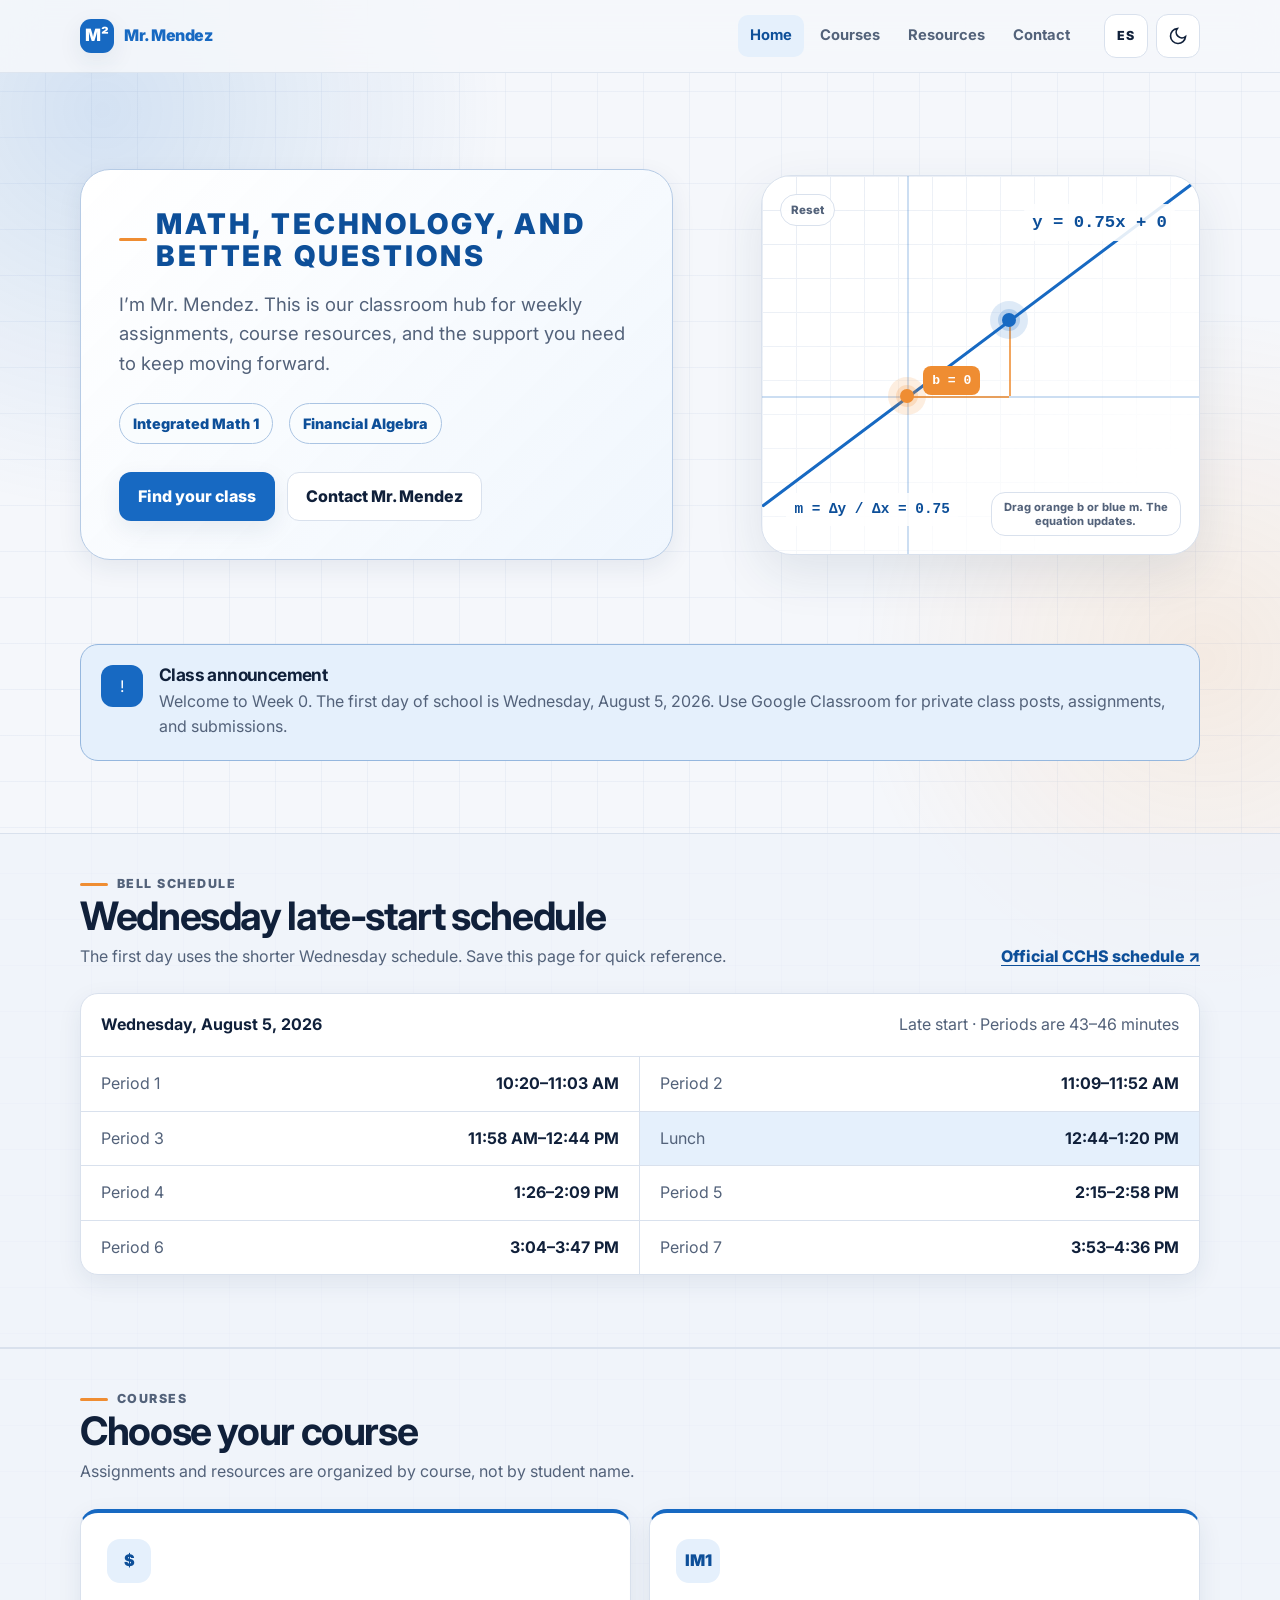
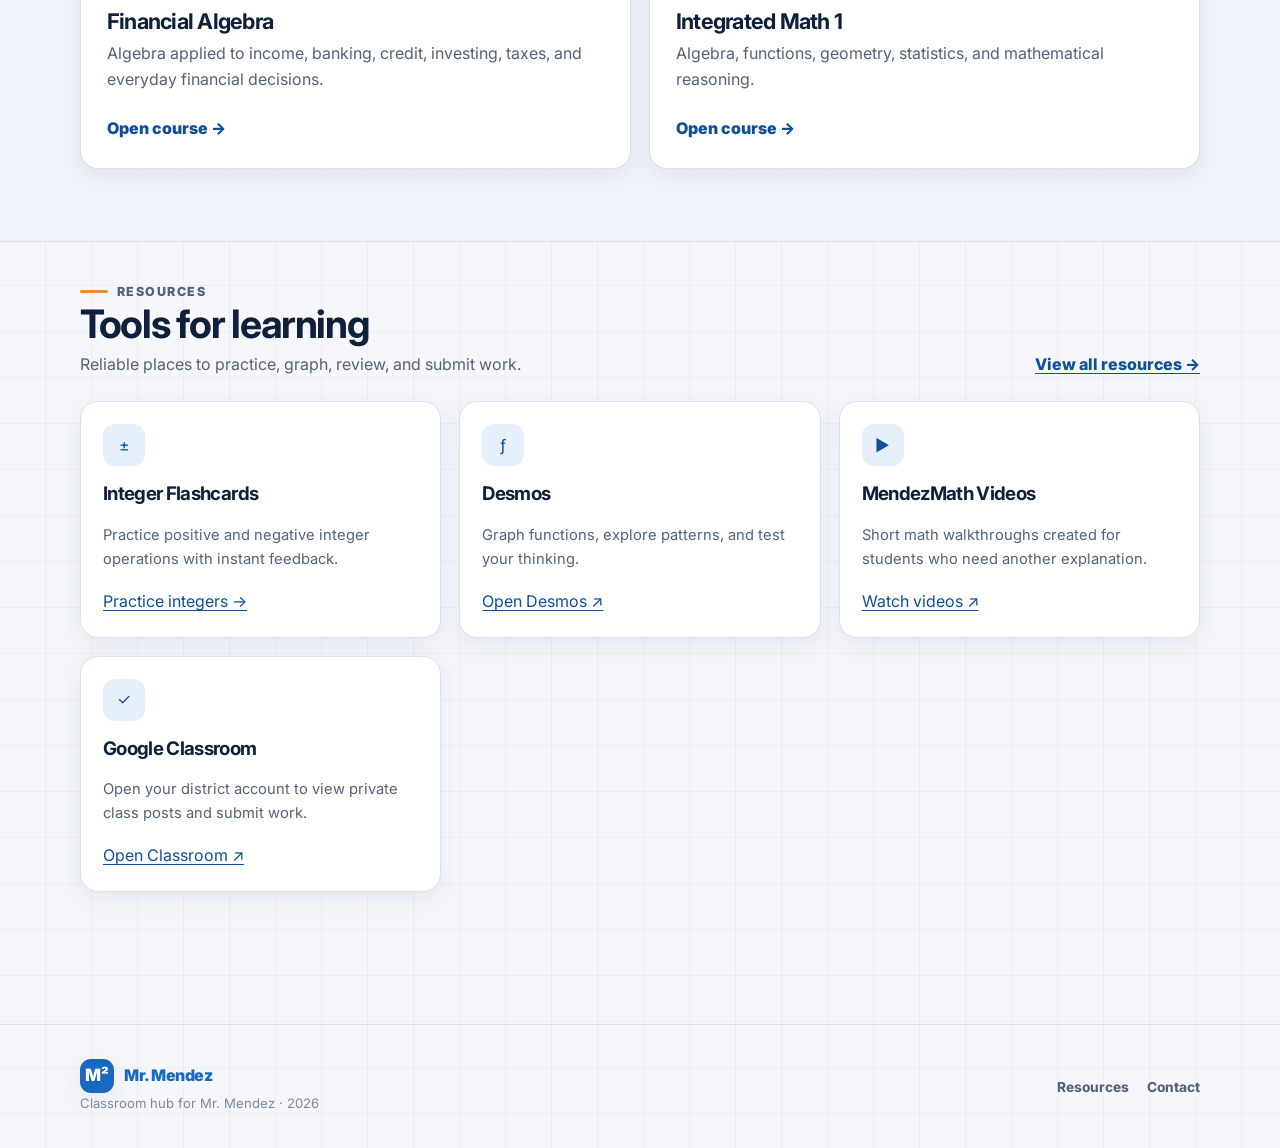
<file: index.html>
<!doctype html>
<html lang="en">
<head>
  <meta charset="utf-8">
  <meta name="viewport" content="width=device-width,initial-scale=1">
  <meta name="theme-color" content="#1769c2">
  <title>Mr. Mendez Math | Classroom Hub</title>
  <meta name="description" content="Mr. Mendez's classroom hub for weekly math assignments, course resources, and family information.">
  <meta property="og:title" content="Mr. Mendez Math | Classroom Hub">
  <meta property="og:description" content="Weekly math assignments, course resources, and classroom information.">
  <meta property="og:type" content="website">
  <meta property="og:url" content="https://mendez84.github.io/classwebsite-fall-2026-v2/">
  <meta property="og:image" content="https://mendez84.github.io/classwebsite-fall-2026-v2/assets/social-card.svg">
  <meta name="twitter:card" content="summary_large_image">
  <meta name="twitter:title" content="Mr. Mendez Math | Classroom Hub">
  <meta name="twitter:description" content="Weekly math assignments, course resources, and classroom information.">
  <link rel="canonical" href="https://mendez84.github.io/classwebsite-fall-2026-v2/">
  <script type="application/ld+json">{"@context":"https://schema.org","@type":"Person","name":"Mr. Mendez","jobTitle":"Math Teacher","worksFor":{"@type":"EducationalOrganization","name":"Palm Springs Unified School District"},"url":"https://mendez84.github.io/classwebsite-fall-2026-v2/"}</script>
  <link rel="icon" href="assets/favicon.svg" type="image/svg+xml">
  <link rel="preconnect" href="https://fonts.googleapis.com">
<link rel="preconnect" href="https://fonts.gstatic.com" crossorigin>
<link rel="stylesheet" href="https://fonts.googleapis.com/css2?family=Inter:wght@100..900&display=swap">
<link rel="stylesheet" href="style.css">
  <script src="script.js" defer></script>
</head>
<body>
  <a class="skip-link" href="#main" data-i18n="skip">Skip to main content</a>
  <header class="site-header">
    <div class="shell nav">
      <a class="brand" href="index.html" aria-label="Mr. Mendez Math home"><span class="brand-mark" aria-hidden="true">M²</span><span>Mr. <span>Mendez</span></span></a>
      <nav class="desktop-nav" aria-label="Primary navigation">
        <a href="index.html" aria-current="page" data-i18n="home">Home</a><a href="#courses" data-i18n="courses">Courses</a><a href="resources.html" data-i18n="resources">Resources</a><a href="contact.html" data-i18n="contact">Contact</a>
      </nav>
      <div class="nav-actions">
        <button class="language-button" type="button" data-language-toggle>ES</button>
        <button class="icon-button" type="button" data-theme-toggle aria-label="Change color theme"></button>
        <button class="menu-button" type="button" data-menu-toggle aria-expanded="false" aria-controls="mobile-navigation" aria-label="Open menu"><svg aria-hidden="true" width="22" height="22" viewBox="0 0 24 24" fill="none" stroke="currentColor" stroke-width="2"><path d="M4 7h16M4 12h16M4 17h16"/></svg></button>
      </div>
    </div>
  </header>
  <nav id="mobile-navigation" class="mobile-nav" aria-label="Mobile navigation" hidden>
    <div class="mobile-nav-inner"><a href="index.html" aria-current="page" data-i18n="home">Home</a><a href="index.html#courses" data-i18n="courses">Courses</a><a href="resources.html" data-i18n="resources">Resources</a><a href="contact.html" data-i18n="contact">Contact</a></div>
  </nav>

  <main id="main">
    <section class="hero">
      <div class="shell hero-grid">
        <div class="hero-intro reveal">
          <h1 class="hero-kicker eyebrow" data-i18n="eyebrow">Math, technology, and better questions</h1>
          <p class="hero-copy" data-i18n="heroCopy">I’m Mr. Mendez. This is our classroom hub for weekly assignments, course resources, and the support you need to keep moving forward.</p>
          <div class="hero-course-pills" aria-label="Current courses">
            <a href="integrated-math-1.html">Integrated Math 1</a>
            <a href="financial-algebra.html">Financial Algebra</a>
          </div>
          <div class="hero-actions"><a class="button button-primary" href="#courses" data-i18n="findClass">Find your class</a><a class="button button-secondary" href="contact.html" data-i18n="contactMe">Contact Mr. Mendez</a></div>
        </div>
        <div class="math-card reveal" data-math-interactive role="group" aria-label="Interactive slope-intercept form illustration" aria-describedby="math-interaction-hint">
          <div class="math-grid" aria-hidden="true"></div>
          <div class="axis-x" aria-hidden="true"></div>
          <div class="axis-y" aria-hidden="true"></div>
          <div class="slope-line" aria-hidden="true"></div>
          <div class="rise-seg" aria-hidden="true"></div>
          <div class="run-seg" aria-hidden="true"></div>
          <button class="y-dot graph-handle" type="button" role="slider" aria-label="Y-intercept handle. Use the up and down arrow keys." aria-valuemin="-2" aria-valuemax="2" aria-valuenow="0"></button>
          <button class="p-dot graph-handle" type="button" role="slider" aria-label="Slope handle. Use the up and down arrow keys." aria-valuemin="-1.25" aria-valuemax="1.25" aria-valuenow="0.75"></button>
          <span class="formula a" data-equation>y = 0.75x + 0</span>
          <span class="formula b" data-slope-readout>m = Δy / Δx = 0.75</span>
          <span class="formula c" data-intercept-readout>b = 0</span>
          <button class="math-reset" type="button" data-math-reset data-i18n="graphReset">Reset</button>
          <span class="math-hint" id="math-interaction-hint" data-i18n="graphHint">Drag orange b or blue m. The equation updates.</span>
        </div>
      </div>
    </section>

    <section class="section">
      <div class="shell"><div class="announcement"><span class="announcement-icon" aria-hidden="true">!</span><div><h2 data-i18n="announcement">Class announcement</h2><p data-announcement-text>Fall course information will be posted here before school begins.</p></div></div></div>
    </section>

    <section class="section section-tinted" id="schedule">
      <div class="shell">
        <header class="section-head"><div><p class="eyebrow" data-i18n="bellSchedule">Bell schedule</p><h2 data-i18n="wednesdayScheduleTitle">Wednesday late-start schedule</h2><p data-i18n="wednesdayScheduleCopy">The first day uses the shorter Wednesday schedule. Save this page for quick reference.</p></div><a class="section-link" href="https://cchs.psusd.us/home/bell-schedule" target="_blank" rel="noopener noreferrer" data-i18n="officialSchedule">Official CCHS schedule ↗</a></header>
        <div class="schedule-card">
          <div class="schedule-meta"><strong data-i18n="firstDaySchedule">Wednesday, August 5, 2026</strong><span data-i18n="lateStartNote">Late start · Periods are 43–46 minutes</span></div>
          <div class="schedule-grid" role="list">
            <div class="schedule-row" role="listitem"><span data-i18n="period1">Period 1</span><strong>10:20–11:03 AM</strong></div>
            <div class="schedule-row" role="listitem"><span data-i18n="period2">Period 2</span><strong>11:09–11:52 AM</strong></div>
            <div class="schedule-row" role="listitem"><span data-i18n="period3">Period 3</span><strong>11:58 AM–12:44 PM</strong></div>
            <div class="schedule-row schedule-row-lunch" role="listitem"><span data-i18n="lunch">Lunch</span><strong>12:44–1:20 PM</strong></div>
            <div class="schedule-row" role="listitem"><span data-i18n="period4">Period 4</span><strong>1:26–2:09 PM</strong></div>
            <div class="schedule-row" role="listitem"><span data-i18n="period5">Period 5</span><strong>2:15–2:58 PM</strong></div>
            <div class="schedule-row" role="listitem"><span data-i18n="period6">Period 6</span><strong>3:04–3:47 PM</strong></div>
            <div class="schedule-row" role="listitem"><span data-i18n="period7">Period 7</span><strong>3:53–4:36 PM</strong></div>
          </div>
        </div>
      </div>
    </section>

    <section class="section section-tinted" id="courses">
      <div class="shell">
        <header class="section-head"><div><p class="eyebrow" data-i18n="courses">Courses</p><h2 data-i18n="classesTitle">Choose your course</h2><p data-i18n="classesCopy">Assignments and resources are organized by course, not by student name.</p></div></header>
        <div class="course-grid" data-course-grid aria-live="polite"><div class="empty-state">Loading courses…</div></div>
      </div>
    </section>

    <section class="section">
      <div class="shell">
        <header class="section-head"><div><p class="eyebrow" data-i18n="resources">Resources</p><h2 data-i18n="resourcesTitle">Tools for learning</h2><p data-i18n="resourcesCopy">Reliable places to practice, graph, review, and submit work.</p></div><a class="section-link" href="resources.html" data-i18n="viewResources">View all resources →</a></header>
        <div class="resource-grid">
          <article class="resource-card"><span class="resource-icon" aria-hidden="true">±</span><h3>Integer Flashcards</h3><p>Practice positive and negative integer operations with instant feedback.</p><a href="integer-flashcards.html">Practice integers →</a></article>
          <article class="resource-card"><span class="resource-icon" aria-hidden="true">ƒ</span><h3>Desmos</h3><p>Graph functions, explore patterns, and test your thinking.</p><a href="https://www.desmos.com/calculator" target="_blank" rel="noopener noreferrer">Open Desmos ↗</a></article>
          <article class="resource-card"><span class="resource-icon" aria-hidden="true">▶</span><h3>MendezMath Videos</h3><p>Short math walkthroughs created for students who need another explanation.</p><a href="https://www.youtube.com/@mendezmath1446/videos" target="_blank" rel="noopener noreferrer">Watch videos ↗</a></article>
          <article class="resource-card"><span class="resource-icon" aria-hidden="true">✓</span><h3>Google Classroom</h3><p>Open your district account to view private class posts and submit work.</p><a href="https://classroom.google.com" target="_blank" rel="noopener noreferrer">Open Classroom ↗</a></article>
        </div>
      </div>
    </section>
  </main>

  <footer class="site-footer"><div class="shell footer-inner"><div><a class="brand" href="index.html"><span class="brand-mark" aria-hidden="true">M²</span><span>Mr. <span>Mendez</span></span></a><p class="footer-copy"><span data-i18n="footer">Classroom hub for Mr. Mendez</span> · <span data-year></span></p></div><nav class="footer-links" aria-label="Footer navigation"><a href="resources.html" data-i18n="resources">Resources</a><a href="contact.html" data-i18n="contact">Contact</a></nav></div></footer>
</body>
</html>
</file>
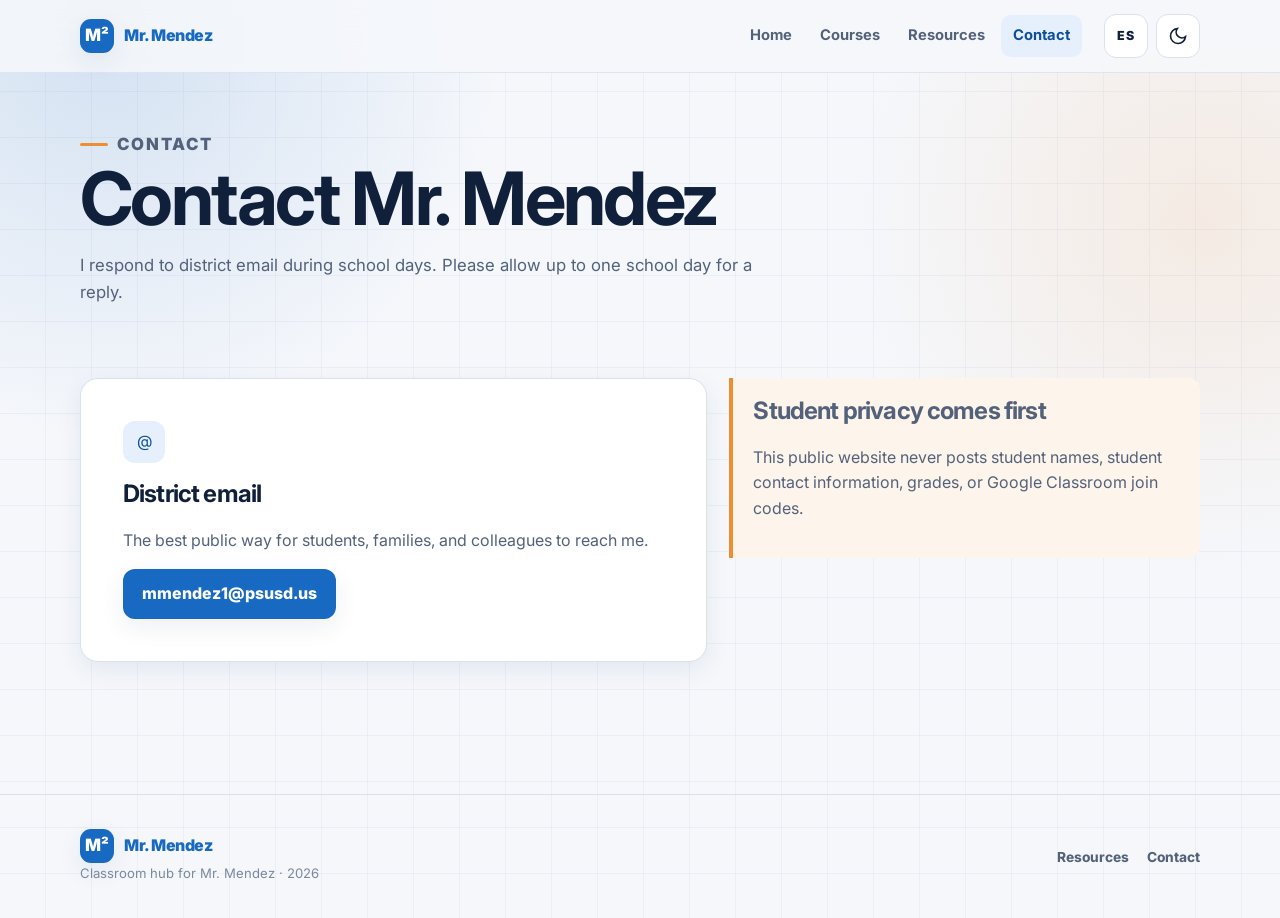
<file: contact.html>
<!doctype html><html lang="en"><head><meta charset="utf-8"><meta name="viewport" content="width=device-width,initial-scale=1"><meta name="theme-color" content="#1769c2"><title>Contact Mr. Mendez | Math Teacher</title><meta name="description" content="Contact Mr. Mendez through his Palm Springs Unified School District email."><meta property="og:url" content="https://mendez84.github.io/classwebsite-fall-2026-v2/contact.html">
<meta name="twitter:card" content="summary_large_image">
<meta name="twitter:title" content="Contact Mr. Mendez | Math Teacher">
<meta name="twitter:description" content="Contact Mr. Mendez through his Palm Springs Unified School District email.">
<link rel="canonical" href="https://mendez84.github.io/classwebsite-fall-2026-v2/contact.html"><link rel="icon" href="assets/favicon.svg" type="image/svg+xml"><link rel="preconnect" href="https://fonts.googleapis.com">
<link rel="preconnect" href="https://fonts.gstatic.com" crossorigin>
<link rel="stylesheet" href="https://fonts.googleapis.com/css2?family=Inter:wght@100..900&display=swap">
<link rel="stylesheet" href="style.css"><script src="script.js" defer></script></head><body><a class="skip-link" href="#main" data-i18n="skip">Skip to main content</a><header class="site-header"><div class="shell nav"><a class="brand" href="index.html"><span class="brand-mark" aria-hidden="true">M²</span><span>Mr. <span>Mendez</span></span></a><nav class="desktop-nav" aria-label="Primary navigation"><a href="index.html"  data-i18n="home">Home</a><a href="index.html#courses"  data-i18n="courses">Courses</a><a href="resources.html"  data-i18n="resources">Resources</a><a href="contact.html" aria-current="page" data-i18n="contact">Contact</a></nav><div class="nav-actions"><button class="language-button" type="button" data-language-toggle>ES</button><button class="icon-button" type="button" data-theme-toggle></button><button class="menu-button" type="button" data-menu-toggle aria-expanded="false" aria-controls="mobile-navigation"><svg aria-hidden="true" width="22" height="22" viewBox="0 0 24 24" fill="none" stroke="currentColor" stroke-width="2"><path d="M4 7h16M4 12h16M4 17h16"/></svg></button></div></div></header><nav id="mobile-navigation" class="mobile-nav" aria-label="Mobile navigation" hidden><div class="mobile-nav-inner"><a href="index.html" data-i18n="home">Home</a><a href="index.html#courses" data-i18n="courses">Courses</a><a href="resources.html"  data-i18n="resources">Resources</a><a href="contact.html" aria-current="page" data-i18n="contact">Contact</a></div></nav><main id="main"><header class="page-hero"><div class="shell"><p class="eyebrow" data-i18n="contact">Contact</p><h1 data-i18n="contactMe">Contact Mr. Mendez</h1><p data-i18n="response">I respond to district email during school days. Please allow up to one school day for a reply.</p></div></header><section class="section"><div class="shell contact-layout"><article class="contact-card"><span class="resource-icon" aria-hidden="true">@</span><h2 data-i18n="emailTitle">District email</h2><p data-i18n="emailCopy">The best public way for students, families, and colleagues to reach me.</p><a class="button button-primary" href="mailto:mmendez1@psusd.us" data-school-email>mmendez1@psusd.us</a></article><aside class="privacy-note"><h2 data-i18n="privacyTitle">Student privacy comes first</h2><p data-i18n="privacyCopy">This public website never posts student names, student contact information, grades, or Google Classroom join codes.</p></aside></div></section></main><footer class="site-footer"><div class="shell footer-inner"><div><a class="brand" href="index.html"><span class="brand-mark" aria-hidden="true">M²</span><span>Mr. <span>Mendez</span></span></a><p class="footer-copy"><span data-i18n="footer">Classroom hub for Mr. Mendez</span> · <span data-year></span></p></div><nav class="footer-links" aria-label="Footer navigation"><a href="resources.html" data-i18n="resources">Resources</a><a href="contact.html" data-i18n="contact">Contact</a></nav></div></footer></body></html>
</file>
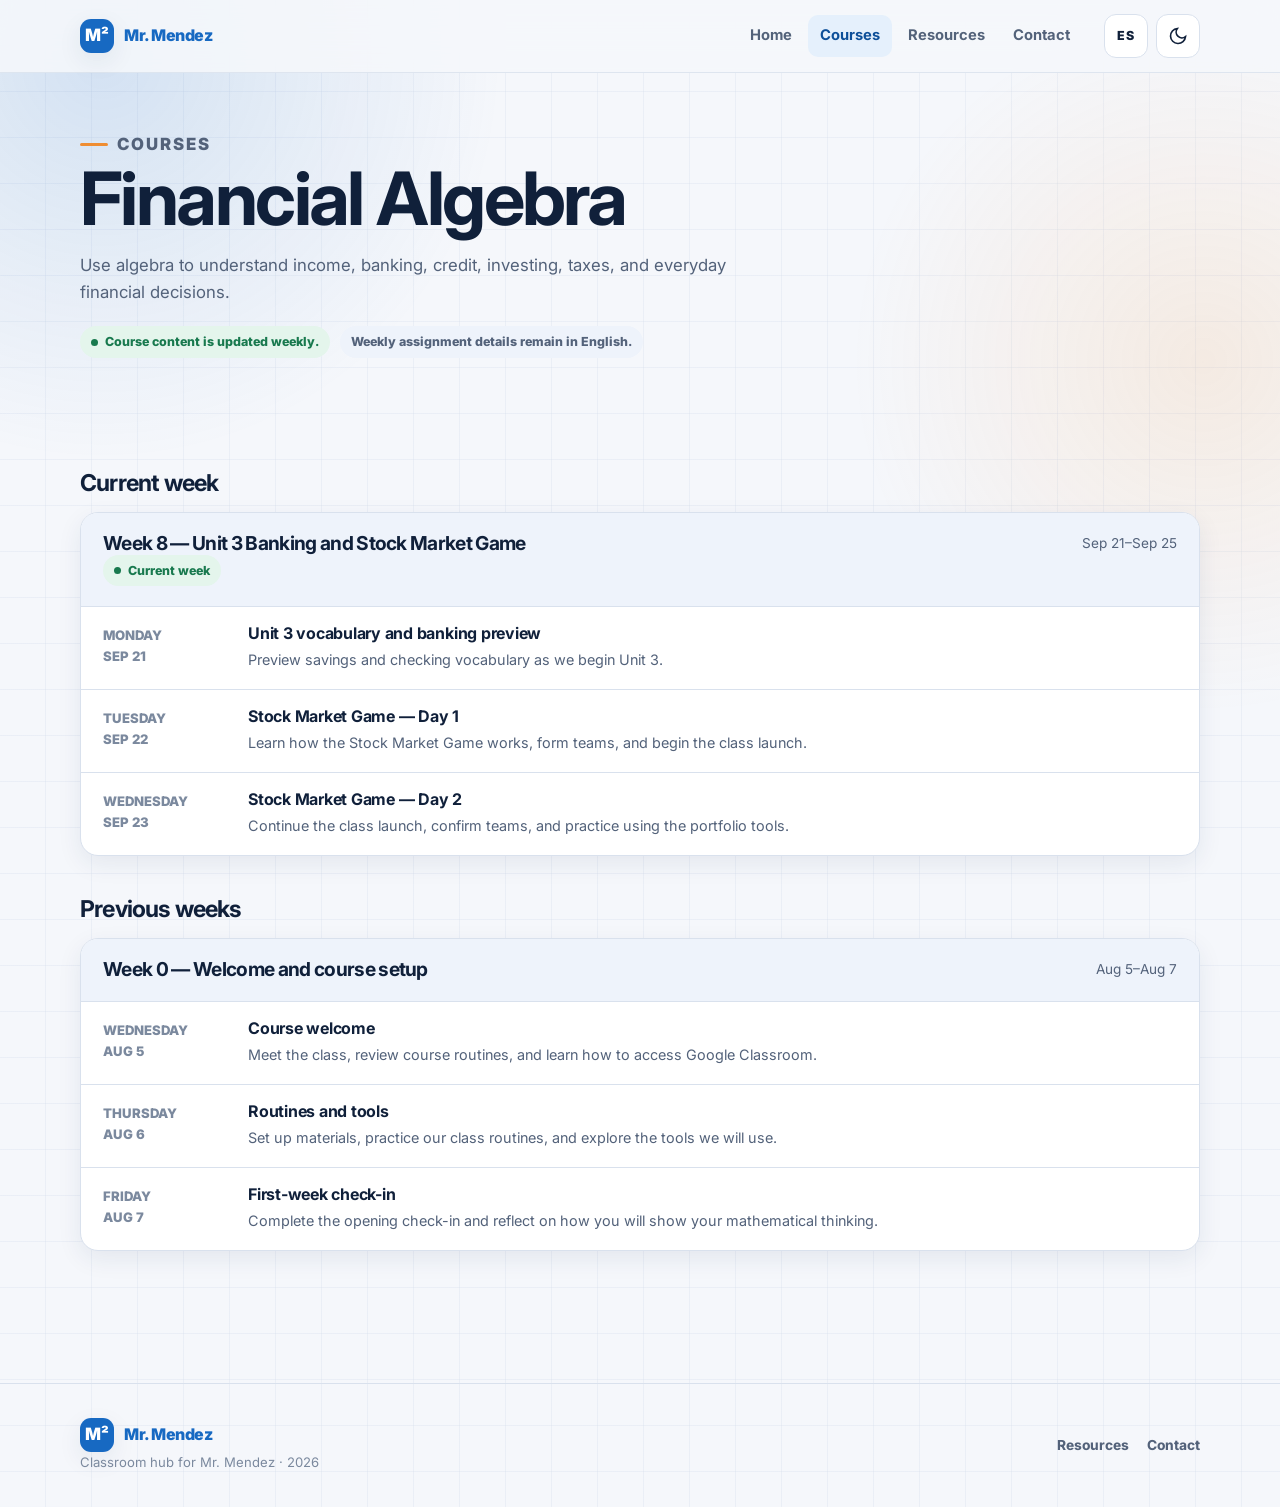
<file: financial-algebra.html>
<!doctype html>
<html lang="en"><head><meta charset="utf-8"><meta name="viewport" content="width=device-width,initial-scale=1"><meta name="theme-color" content="#1769c2"><title>Financial Algebra | Mr. Mendez Math</title><meta name="description" content="Algebra applied to income, banking, credit, investing, taxes, and everyday financial decisions."><meta property="og:url" content="https://mendez84.github.io/classwebsite-fall-2026-v2/financial-algebra.html">
<meta name="twitter:card" content="summary_large_image">
<meta name="twitter:title" content="Financial Algebra | Mr. Mendez Math">
<meta name="twitter:description" content="Algebra applied to income, banking, credit, investing, taxes, and everyday financial decisions.">
<link rel="canonical" href="https://mendez84.github.io/classwebsite-fall-2026-v2/financial-algebra.html"><link rel="icon" href="assets/favicon.svg" type="image/svg+xml"><link rel="preconnect" href="https://fonts.googleapis.com">
<link rel="preconnect" href="https://fonts.gstatic.com" crossorigin>
<link rel="stylesheet" href="https://fonts.googleapis.com/css2?family=Inter:wght@100..900&display=swap">
<link rel="stylesheet" href="style.css"><script src="script.js" defer></script></head>
<body data-course-slug="financial-algebra"><a class="skip-link" href="#main" data-i18n="skip">Skip to main content</a>
<header class="site-header"><div class="shell nav"><a class="brand" href="index.html" aria-label="Mr. Mendez Math home"><span class="brand-mark" aria-hidden="true">M²</span><span>Mr. <span>Mendez</span></span></a><nav class="desktop-nav" aria-label="Primary navigation"><a href="index.html" data-i18n="home">Home</a><a href="index.html#courses" aria-current="page" data-i18n="courses">Courses</a><a href="resources.html" data-i18n="resources">Resources</a><a href="contact.html" data-i18n="contact">Contact</a></nav><div class="nav-actions"><button class="language-button" type="button" data-language-toggle>ES</button><button class="icon-button" type="button" data-theme-toggle></button><button class="menu-button" type="button" data-menu-toggle aria-expanded="false" aria-controls="mobile-navigation"><svg aria-hidden="true" width="22" height="22" viewBox="0 0 24 24" fill="none" stroke="currentColor" stroke-width="2"><path d="M4 7h16M4 12h16M4 17h16"/></svg></button></div></div></header>
<nav id="mobile-navigation" class="mobile-nav" aria-label="Mobile navigation" hidden><div class="mobile-nav-inner"><a href="index.html" data-i18n="home">Home</a><a href="index.html#courses" aria-current="page" data-i18n="courses">Courses</a><a href="resources.html" data-i18n="resources">Resources</a><a href="contact.html" data-i18n="contact">Contact</a></div></nav>
<main id="main"><header class="page-hero"><div class="shell"><p class="eyebrow" data-i18n="courses">Courses</p><h1 data-course-name>Financial Algebra</h1><p data-course-description>Use algebra to understand income, banking, credit, investing, taxes, and everyday financial decisions.</p><div class="status-row"><span class="pill pill-current" data-i18n="courseUpdated">Course content is updated weekly.</span><span class="pill" data-i18n="keyInfoEnglish">Weekly assignment details remain in English.</span></div></div></header><section class="section"><div class="shell"><h2 class="archive-heading" data-i18n="currentWeek">Current week</h2><div class="week-list" data-current-week aria-live="polite"><div class="empty-state">Loading assignments…</div></div><h2 class="archive-heading" data-i18n="priorWeeks">Previous weeks</h2><div class="week-list" data-archive-weeks><div class="empty-state">Loading archive…</div></div></div></section></main>
<footer class="site-footer"><div class="shell footer-inner"><div><a class="brand" href="index.html"><span class="brand-mark" aria-hidden="true">M²</span><span>Mr. <span>Mendez</span></span></a><p class="footer-copy"><span data-i18n="footer">Classroom hub for Mr. Mendez</span> · <span data-year></span></p></div><nav class="footer-links" aria-label="Footer navigation"><a href="resources.html" data-i18n="resources">Resources</a><a href="contact.html" data-i18n="contact">Contact</a></nav></div></footer></body></html>
</file>
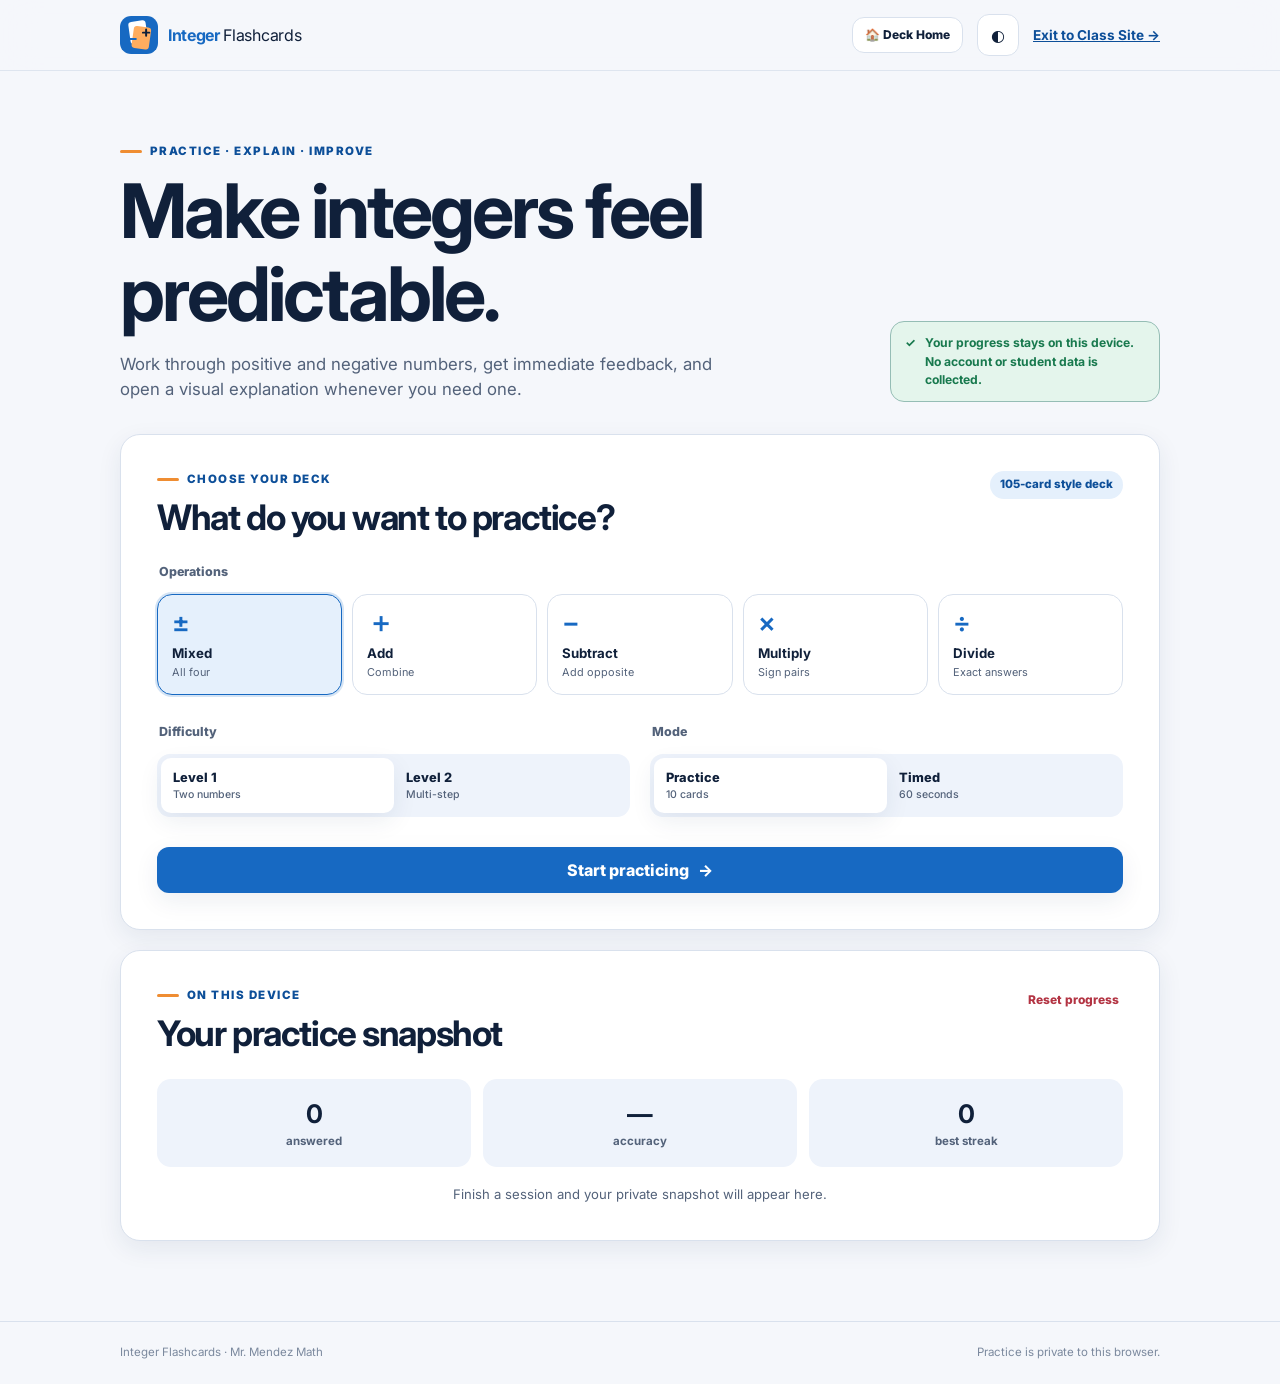
<file: integer-flashcards.html>
<!doctype html>
<html lang="en">
<head>
  <meta charset="utf-8">
  <meta name="viewport" content="width=device-width,initial-scale=1">
  <meta name="theme-color" content="#1769c2">
  <meta name="description" content="Practice positive and negative integer operations with instant feedback and visual explanations.">
  <title>Integer Flashcards | Mr. Mendez Math</title>
  <meta property="og:title" content="Integer Flashcards | Mr. Mendez Math">
  <meta property="og:description" content="Practice positive and negative integer operations with instant feedback and visual explanations.">
  <meta property="og:type" content="website">
  <meta property="og:url" content="https://mendez84.github.io/classwebsite-fall-2026-v2/integer-flashcards.html">
  <meta property="og:image" content="https://mendez84.github.io/classwebsite-fall-2026-v2/assets/integer-flashcards.svg">
  <meta name="twitter:card" content="summary_large_image">
  <meta name="twitter:title" content="Integer Flashcards | Mr. Mendez Math">
  <meta name="twitter:description" content="Practice positive and negative integer operations with instant feedback and visual explanations.">
  <link rel="canonical" href="https://mendez84.github.io/classwebsite-fall-2026-v2/integer-flashcards.html">
  <link rel="icon" href="assets/integer-flashcards.svg" type="image/svg+xml">
  <link rel="preconnect" href="https://fonts.googleapis.com">
  <link rel="preconnect" href="https://fonts.gstatic.com" crossorigin>
  <link rel="stylesheet" href="https://fonts.googleapis.com/css2?family=Inter:wght@400;500;600;700;800;900&display=swap">
  <link rel="stylesheet" href="integer-flashcards.css">
  <script src="integer-flashcards.js" defer></script>
</head>
<body>
  <a class="skip-link" href="#main">Skip to practice</a>
  <header class="app-header">
    <div class="shell header-inner">
      <button class="brand" type="button" data-nav-home aria-label="Integer Flashcards Home" style="background:none;border:0;cursor:pointer;font:inherit;text-align:left;padding:0">
        <img src="assets/integer-flashcards.svg" alt="" width="38" height="38">
        <span><strong>Integer</strong> Flashcards</span>
      </button>
      <div class="header-actions">
        <button class="button button-secondary" type="button" data-nav-home style="min-height:36px;padding:4px 12px;font-size:0.75rem">🏠 Deck Home</button>
        <button class="icon-button" type="button" data-theme-toggle aria-label="Switch color theme">◐</button>
        <a class="back-link" href="index.html" title="Exit to Mr. Mendez Math class website">Exit to Class Site →</a>
      </div>
    </div>
  </header>

  <main id="main" class="shell app-main">
    <section class="intro" aria-labelledby="page-title">
      <div>
        <p class="eyebrow">Practice · explain · improve</p>
        <h1 id="page-title">Make integers feel predictable.</h1>
        <p class="intro-copy">Work through positive and negative numbers, get immediate feedback, and open a visual explanation whenever you need one.</p>
      </div>
      <div class="privacy-note"><span aria-hidden="true">✓</span><span>Your progress stays on this device. No account or student data is collected.</span></div>
    </section>

    <section class="panel setup-panel" data-view="setup" aria-labelledby="setup-title">
      <div class="panel-heading">
        <div><p class="eyebrow">Choose your deck</p><h2 id="setup-title">What do you want to practice?</h2></div>
        <span class="deck-count">105-card style deck</span>
      </div>
      <form data-setup-form>
        <fieldset>
          <legend>Operations</legend>
          <div class="choice-grid choice-grid-5">
            <label class="choice-card"><input type="radio" name="operation" value="mixed" checked><span class="choice-icon">±</span><span><strong>Mixed</strong><small>All four</small></span></label>
            <label class="choice-card"><input type="radio" name="operation" value="addition"><span class="choice-icon">＋</span><span><strong>Add</strong><small>Combine</small></span></label>
            <label class="choice-card"><input type="radio" name="operation" value="subtraction"><span class="choice-icon">−</span><span><strong>Subtract</strong><small>Add opposite</small></span></label>
            <label class="choice-card"><input type="radio" name="operation" value="multiplication"><span class="choice-icon">×</span><span><strong>Multiply</strong><small>Sign pairs</small></span></label>
            <label class="choice-card"><input type="radio" name="operation" value="division"><span class="choice-icon">÷</span><span><strong>Divide</strong><small>Exact answers</small></span></label>
          </div>
        </fieldset>
        <div class="settings-row">
          <fieldset class="setting-group"><legend>Difficulty</legend><div class="segmented"><label><input type="radio" name="level" value="1" checked><span>Level 1 <small>Two numbers</small></span></label><label><input type="radio" name="level" value="2"><span>Level 2 <small>Multi-step</small></span></label></div></fieldset>
          <fieldset class="setting-group"><legend>Mode</legend><div class="segmented"><label><input type="radio" name="mode" value="practice" checked><span>Practice <small>10 cards</small></span></label><label><input type="radio" name="mode" value="timed"><span>Timed <small>60 seconds</small></span></label></div></fieldset>
        </div>
        <button class="button button-primary start-button" type="submit">Start practicing <span aria-hidden="true">→</span></button>
      </form>
    </section>

    <section class="panel practice-panel" data-view="practice" hidden aria-labelledby="practice-title">
      <div class="practice-topline"><div style="display:flex;align-items:center;gap:10px;flex-wrap:wrap"><span class="pill" data-session-label>Practice</span><span class="muted" data-deck-label>Mixed · Level 1</span><button type="button" class="button button-secondary" data-nav-home style="min-height:28px;padding:2px 8px;font-size:0.7rem">← Change Deck</button></div><div class="session-stats"><span><strong data-progress>1</strong> / <span data-total>10</span></span><span class="timer" data-timer-wrap hidden>⏱ <strong data-timer>60</strong>s</span></div></div>
      <div class="progress-track" aria-hidden="true"><span data-progress-bar></span></div>
      <div class="problem-card" data-problem-card>
        <p class="problem-label">Solve for the integer</p>
        <div class="expression" data-expression aria-live="polite"></div>
        <p class="sr-only" data-expression-spoken></p>
        <form class="answer-form" data-answer-form>
          <label for="answer">Your answer</label>
          <div class="answer-row"><input id="answer" name="answer" type="text" inputmode="numeric" autocomplete="off" spellcheck="false" aria-describedby="answer-hint feedback"><button class="button button-primary" type="submit">Check <span aria-hidden="true">↵</span></button></div>
          <p id="answer-hint" class="field-hint">Type a number, then press Enter.</p>
        </form>
        <div class="feedback" id="feedback" data-feedback aria-live="polite" hidden></div>
        <div class="action-row" data-action-row hidden><button class="button button-secondary" type="button" data-visual-button>Show a visual</button><button class="button button-primary" type="button" data-next-button>Next card <span aria-hidden="true">→</span></button></div>
        <div class="explanation" data-explanation hidden></div>
      </div>
      <div class="shortcut-row"><span><kbd>N</kbd> next card</span><span><kbd>S</kbd> show solution</span><button type="button" class="text-button" data-end-session>End session</button></div>
    </section>

    <section class="panel results-panel" data-view="results" hidden aria-labelledby="results-title">
      <div class="results-hero"><span class="results-mark" aria-hidden="true">✓</span><p class="eyebrow">Session complete</p><h2 id="results-title">Nice work showing up.</h2><p data-results-summary></p></div>
      <div class="results-grid"><div class="score-card"><span>Accuracy</span><strong data-results-accuracy>0%</strong><small data-results-attempts>0 correct of 0 answered</small></div><div class="score-card"><span>Best streak</span><strong data-results-streak>0</strong><small>in a row</small></div><div class="score-card"><span>Cards</span><strong data-results-cards>0</strong><small>completed</small></div></div>
      <div class="missed-section" data-missed-section hidden><h3>Keep an eye on these</h3><ul data-missed-list></ul></div>
      <div class="action-row results-actions"><button class="button button-primary" type="button" data-restart-button>Practice again</button><button class="button button-secondary" type="button" data-home-button>Change deck</button></div>
    </section>

    <section class="progress-summary panel" data-progress-summary aria-labelledby="progress-title">
      <div class="panel-heading"><div><p class="eyebrow">On this device</p><h2 id="progress-title">Your practice snapshot</h2></div><button class="text-button danger" type="button" data-reset-progress>Reset progress</button></div>
      <div class="snapshot-grid"><div><strong data-snapshot-answered>0</strong><span>answered</span></div><div><strong data-snapshot-accuracy>—</strong><span>accuracy</span></div><div><strong data-snapshot-streak>0</strong><span>best streak</span></div></div>
      <p class="snapshot-empty" data-snapshot-empty>Finish a session and your private snapshot will appear here.</p>
    </section>
  </main>
  <footer class="app-footer"><div class="shell"><span>Integer Flashcards · Mr. Mendez Math</span><span>Practice is private to this browser.</span></div></footer>
</body>
</html>
</file>
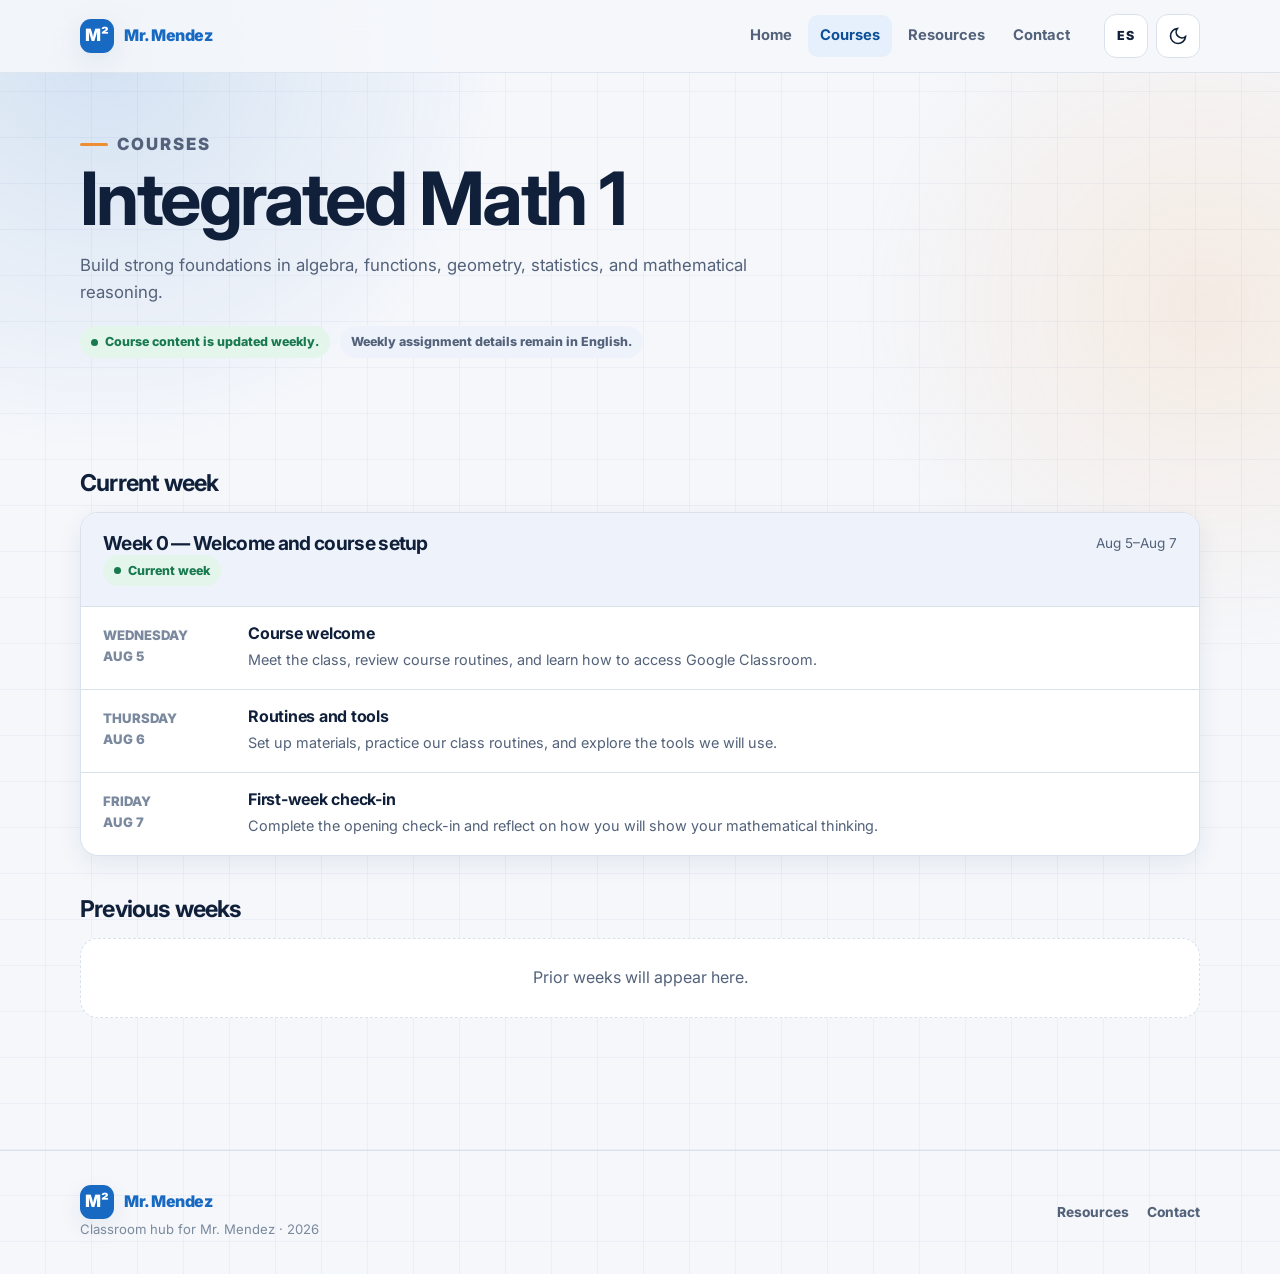
<file: integrated-math-1.html>
<!doctype html>
<html lang="en"><head><meta charset="utf-8"><meta name="viewport" content="width=device-width,initial-scale=1"><meta name="theme-color" content="#1769c2"><title>Integrated Math 1 | Mr. Mendez Math</title><meta name="description" content="Build strong foundations in algebra, functions, geometry, statistics, and mathematical reasoning."><meta property="og:url" content="https://mendez84.github.io/classwebsite-fall-2026-v2/integrated-math-1.html">
<meta name="twitter:card" content="summary_large_image">
<meta name="twitter:title" content="Integrated Math 1 | Mr. Mendez Math">
<meta name="twitter:description" content="Build strong foundations in algebra, functions, geometry, statistics, and mathematical reasoning.">
<link rel="canonical" href="https://mendez84.github.io/classwebsite-fall-2026-v2/integrated-math-1.html"><link rel="icon" href="assets/favicon.svg" type="image/svg+xml"><link rel="preconnect" href="https://fonts.googleapis.com">
<link rel="preconnect" href="https://fonts.gstatic.com" crossorigin>
<link rel="stylesheet" href="https://fonts.googleapis.com/css2?family=Inter:wght@100..900&display=swap">
<link rel="stylesheet" href="style.css"><script src="script.js" defer></script></head>
<body data-course-slug="integrated-math-1"><a class="skip-link" href="#main" data-i18n="skip">Skip to main content</a>
<header class="site-header"><div class="shell nav"><a class="brand" href="index.html" aria-label="Mr. Mendez Math home"><span class="brand-mark" aria-hidden="true">M²</span><span>Mr. <span>Mendez</span></span></a><nav class="desktop-nav" aria-label="Primary navigation"><a href="index.html" data-i18n="home">Home</a><a href="index.html#courses" aria-current="page" data-i18n="courses">Courses</a><a href="resources.html" data-i18n="resources">Resources</a><a href="contact.html" data-i18n="contact">Contact</a></nav><div class="nav-actions"><button class="language-button" type="button" data-language-toggle>ES</button><button class="icon-button" type="button" data-theme-toggle></button><button class="menu-button" type="button" data-menu-toggle aria-expanded="false" aria-controls="mobile-navigation"><svg aria-hidden="true" width="22" height="22" viewBox="0 0 24 24" fill="none" stroke="currentColor" stroke-width="2"><path d="M4 7h16M4 12h16M4 17h16"/></svg></button></div></div></header>
<nav id="mobile-navigation" class="mobile-nav" aria-label="Mobile navigation" hidden><div class="mobile-nav-inner"><a href="index.html" data-i18n="home">Home</a><a href="index.html#courses" aria-current="page" data-i18n="courses">Courses</a><a href="resources.html" data-i18n="resources">Resources</a><a href="contact.html" data-i18n="contact">Contact</a></div></nav>
<main id="main"><header class="page-hero"><div class="shell"><p class="eyebrow" data-i18n="courses">Courses</p><h1 data-course-name>Integrated Math 1</h1><p data-course-description>Build strong foundations in algebra, functions, geometry, statistics, and mathematical reasoning.</p><div class="status-row"><span class="pill pill-current" data-i18n="courseUpdated">Course content is updated weekly.</span><span class="pill" data-i18n="keyInfoEnglish">Weekly assignment details remain in English.</span></div></div></header><section class="section"><div class="shell"><h2 class="archive-heading" data-i18n="currentWeek">Current week</h2><div class="week-list" data-current-week aria-live="polite"><div class="empty-state">Loading assignments…</div></div><h2 class="archive-heading" data-i18n="priorWeeks">Previous weeks</h2><div class="week-list" data-archive-weeks><div class="empty-state">Loading archive…</div></div></div></section></main>
<footer class="site-footer"><div class="shell footer-inner"><div><a class="brand" href="index.html"><span class="brand-mark" aria-hidden="true">M²</span><span>Mr. <span>Mendez</span></span></a><p class="footer-copy"><span data-i18n="footer">Classroom hub for Mr. Mendez</span> · <span data-year></span></p></div><nav class="footer-links" aria-label="Footer navigation"><a href="resources.html" data-i18n="resources">Resources</a><a href="contact.html" data-i18n="contact">Contact</a></nav></div></footer></body></html>
</file>
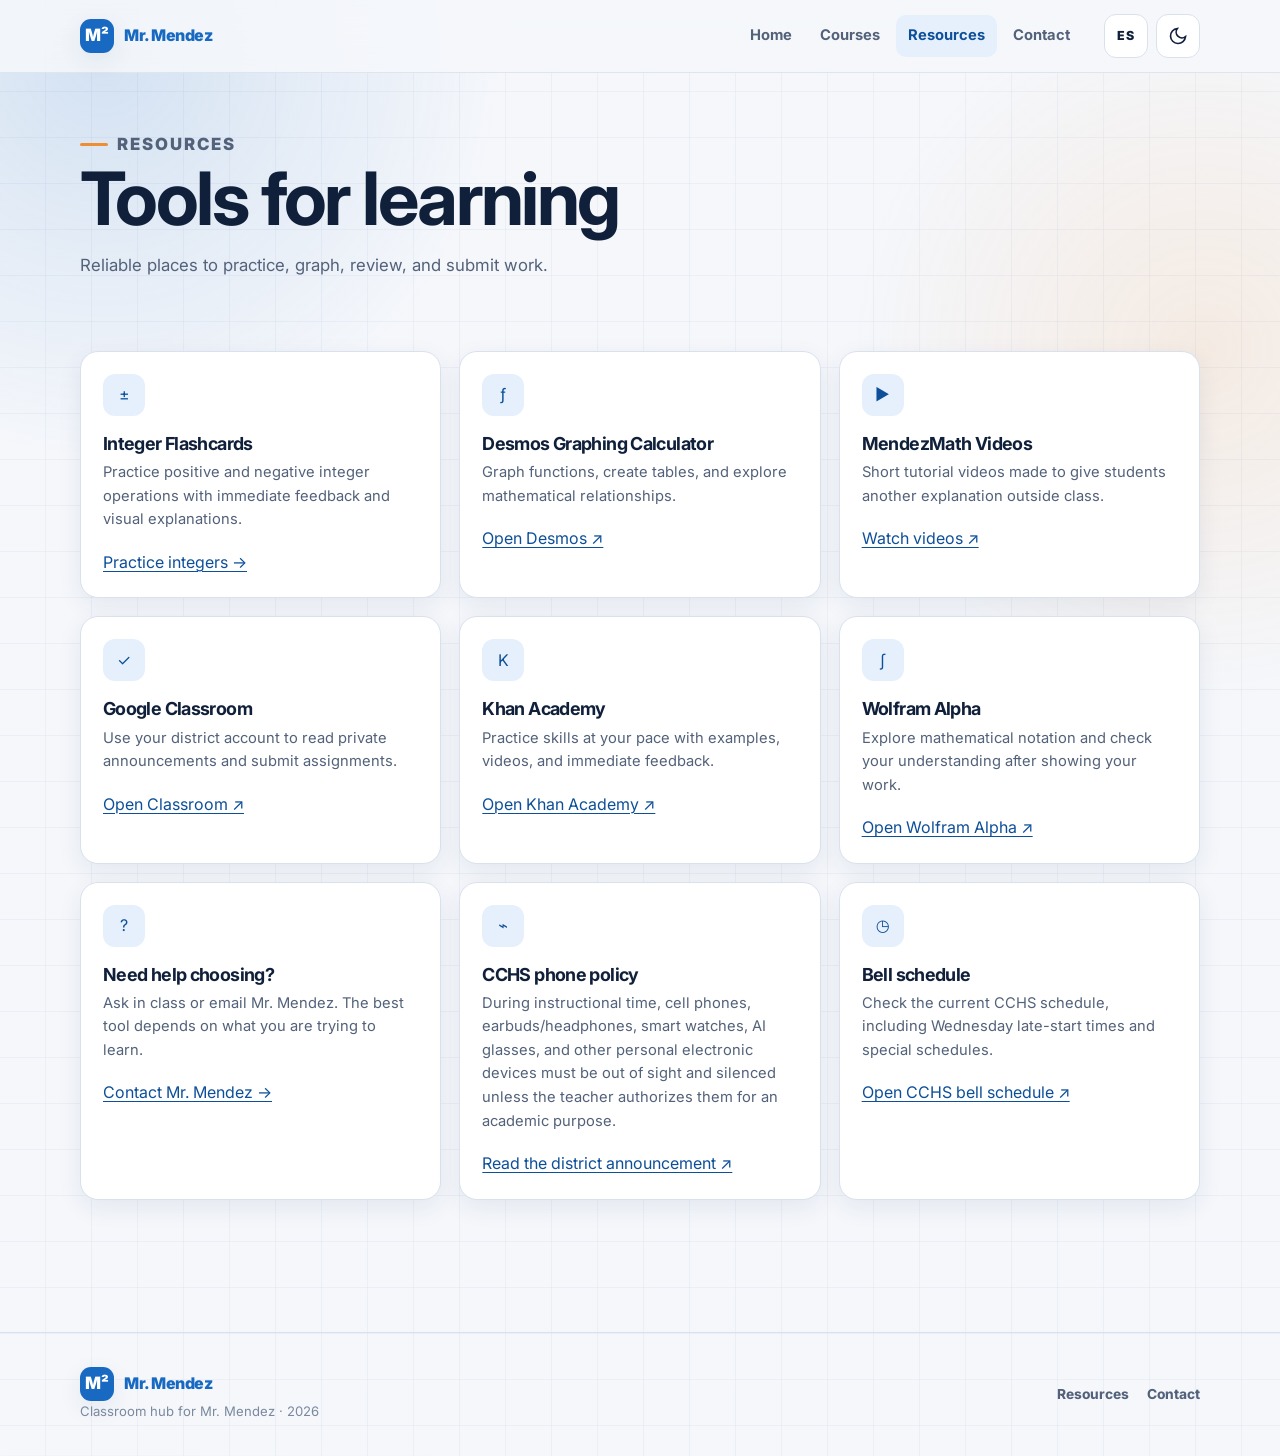
<file: resources.html>
<!doctype html><html lang="en"><head><meta charset="utf-8"><meta name="viewport" content="width=device-width,initial-scale=1"><meta name="theme-color" content="#1769c2"><title>Learning Resources | Mr. Mendez Math</title><meta name="description" content="Math tools, tutorial videos, and classroom resources for Mr. Mendez's students."><meta property="og:url" content="https://mendez84.github.io/classwebsite-fall-2026-v2/resources.html">
<meta name="twitter:card" content="summary_large_image">
<meta name="twitter:title" content="Learning Resources | Mr. Mendez Math">
<meta name="twitter:description" content="Math tools, tutorial videos, and classroom resources for Mr. Mendez’s students.">
<link rel="canonical" href="https://mendez84.github.io/classwebsite-fall-2026-v2/resources.html"><link rel="icon" href="assets/favicon.svg" type="image/svg+xml"><link rel="preconnect" href="https://fonts.googleapis.com">
<link rel="preconnect" href="https://fonts.gstatic.com" crossorigin>
<link rel="stylesheet" href="https://fonts.googleapis.com/css2?family=Inter:wght@100..900&display=swap">
<link rel="stylesheet" href="style.css"><script src="script.js" defer></script></head><body><a class="skip-link" href="#main" data-i18n="skip">Skip to main content</a><header class="site-header"><div class="shell nav"><a class="brand" href="index.html"><span class="brand-mark" aria-hidden="true">M²</span><span>Mr. <span>Mendez</span></span></a><nav class="desktop-nav" aria-label="Primary navigation"><a href="index.html"  data-i18n="home">Home</a><a href="index.html#courses"  data-i18n="courses">Courses</a><a href="resources.html" aria-current="page" data-i18n="resources">Resources</a><a href="contact.html"  data-i18n="contact">Contact</a></nav><div class="nav-actions"><button class="language-button" type="button" data-language-toggle>ES</button><button class="icon-button" type="button" data-theme-toggle></button><button class="menu-button" type="button" data-menu-toggle aria-expanded="false" aria-controls="mobile-navigation"><svg aria-hidden="true" width="22" height="22" viewBox="0 0 24 24" fill="none" stroke="currentColor" stroke-width="2"><path d="M4 7h16M4 12h16M4 17h16"/></svg></button></div></div></header><nav id="mobile-navigation" class="mobile-nav" aria-label="Mobile navigation" hidden><div class="mobile-nav-inner"><a href="index.html" data-i18n="home">Home</a><a href="index.html#courses" data-i18n="courses">Courses</a><a href="resources.html" aria-current="page" data-i18n="resources">Resources</a><a href="contact.html"  data-i18n="contact">Contact</a></div></nav><main id="main"><header class="page-hero"><div class="shell"><p class="eyebrow" data-i18n="resources">Resources</p><h1 data-i18n="resourcesTitle">Tools for learning</h1><p data-i18n="resourcesCopy">Reliable places to practice, graph, review, and submit work.</p></div></header><section class="section"><div class="shell resource-grid">
<article class="resource-card"><span class="resource-icon" aria-hidden="true">±</span><h2>Integer Flashcards</h2><p>Practice positive and negative integer operations with immediate feedback and visual explanations.</p><a href="integer-flashcards.html">Practice integers →</a></article>
<article class="resource-card"><span class="resource-icon" aria-hidden="true">ƒ</span><h2>Desmos Graphing Calculator</h2><p>Graph functions, create tables, and explore mathematical relationships.</p><a href="https://www.desmos.com/calculator" target="_blank" rel="noopener noreferrer">Open Desmos ↗</a></article>
<article class="resource-card"><span class="resource-icon" aria-hidden="true">▶</span><h2>MendezMath Videos</h2><p>Short tutorial videos made to give students another explanation outside class.</p><a href="https://www.youtube.com/@mendezmath1446/videos" target="_blank" rel="noopener noreferrer">Watch videos ↗</a></article>
<article class="resource-card"><span class="resource-icon" aria-hidden="true">✓</span><h2>Google Classroom</h2><p>Use your district account to read private announcements and submit assignments.</p><a href="https://classroom.google.com" target="_blank" rel="noopener noreferrer">Open Classroom ↗</a></article>
<article class="resource-card"><span class="resource-icon" aria-hidden="true">K</span><h2>Khan Academy</h2><p>Practice skills at your pace with examples, videos, and immediate feedback.</p><a href="https://www.khanacademy.org/math" target="_blank" rel="noopener noreferrer">Open Khan Academy ↗</a></article>
<article class="resource-card"><span class="resource-icon" aria-hidden="true">∫</span><h2>Wolfram Alpha</h2><p>Explore mathematical notation and check your understanding after showing your work.</p><a href="https://www.wolframalpha.com" target="_blank" rel="noopener noreferrer">Open Wolfram Alpha ↗</a></article>
<article class="resource-card"><span class="resource-icon" aria-hidden="true">?</span><h2>Need help choosing?</h2><p>Ask in class or email Mr. Mendez. The best tool depends on what you are trying to learn.</p><a href="contact.html">Contact Mr. Mendez →</a></article>
<article class="resource-card resource-card-alert"><span class="resource-icon" aria-hidden="true">⌁</span><h2 data-i18n="phonePolicyTitle">CCHS phone policy</h2><p data-i18n="phonePolicyCopy">During instructional time, cell phones, earbuds/headphones, smart watches, AI glasses, and other personal electronic devices must be out of sight and silenced unless the teacher authorizes them for an academic purpose.</p><a href="https://phms.psusd.us/p/~board/psusd-news/post/starting-in-august-2026-psusd-will-implement-a-new-device-policy-during-the-school-day" target="_blank" rel="noopener noreferrer" data-i18n="readDistrictPolicy">Read the district announcement ↗</a></article>
<article class="resource-card"><span class="resource-icon" aria-hidden="true">◷</span><h2 data-i18n="scheduleCardTitle">Bell schedule</h2><p data-i18n="scheduleCardCopy">Check the current CCHS schedule, including Wednesday late-start times and special schedules.</p><a href="https://cchs.psusd.us/home/bell-schedule" target="_blank" rel="noopener noreferrer" data-i18n="openBellSchedule">Open CCHS bell schedule ↗</a></article>
</div></section></main><footer class="site-footer"><div class="shell footer-inner"><div><a class="brand" href="index.html"><span class="brand-mark" aria-hidden="true">M²</span><span>Mr. <span>Mendez</span></span></a><p class="footer-copy"><span data-i18n="footer">Classroom hub for Mr. Mendez</span> · <span data-year></span></p></div><nav class="footer-links" aria-label="Footer navigation"><a href="resources.html" data-i18n="resources">Resources</a><a href="contact.html" data-i18n="contact">Contact</a></nav></div></footer></body></html>
</file>
<file: style.css>
:root {
  color-scheme: light;
  --bg: #f5f7fb;
  --surface: #ffffff;
  --surface-2: #eef3fb;
  --ink: #10203a;
  --muted: #53627a;
  --faint: #7b899e;
  --line: #d9e1ed;
  --brand: #1769c2;
  --brand-strong: #0d4f99;
  --brand-soft: #e5f0fc;
  --on-brand: #ffffff;
  --accent: #ef8d32;
  --success: #18794e;
  --success-soft: #e4f5ec;
  --shadow: 0 18px 50px rgba(30, 54, 88, 0.1);
  --shadow-sm: 0 8px 24px rgba(30, 54, 88, 0.08);
  --radius: 18px;
  --radius-sm: 12px;
  --content: 1120px;
}

[data-theme="dark"] {
  color-scheme: dark;
  --bg: #09111f;
  --surface: #111c2e;
  --surface-2: #17253b;
  --ink: #eef5ff;
  --muted: #b1bfd2;
  --faint: #7f90aa;
  --line: #273852;
  --brand: #78b7ff;
  --brand-strong: #a5ceff;
  --brand-soft: #172e4b;
  --on-brand: #07111f;
  --accent: #ffad5f;
  --success: #6bd5a4;
  --success-soft: #14362b;
  --shadow: 0 18px 50px rgba(0, 0, 0, 0.28);
  --shadow-sm: 0 8px 24px rgba(0, 0, 0, 0.22);
}

* { box-sizing: border-box; }
html { scroll-behavior: smooth; }
body {
  margin: 0;
  min-width: 320px;
  background-color: var(--bg);
  background-image:
    radial-gradient(circle at 8% 4%, color-mix(in srgb, var(--brand) 15%, transparent) 0, transparent 25rem),
    radial-gradient(circle at 94% 24%, color-mix(in srgb, var(--accent) 12%, transparent) 0, transparent 22rem),
    linear-gradient(color-mix(in srgb, var(--line) 38%, transparent) 1px, transparent 1px),
    linear-gradient(90deg, color-mix(in srgb, var(--line) 38%, transparent) 1px, transparent 1px);
  background-size: auto, auto, 46px 46px, 46px 46px;
  background-position: center, center, -1px -1px, -1px -1px;
  color: var(--ink);
  font-family: Inter, ui-sans-serif, system-ui, -apple-system, BlinkMacSystemFont, "Segoe UI", sans-serif;
  line-height: 1.6;
  -webkit-font-smoothing: antialiased;
}

body.menu-open { overflow: hidden; }
a { color: var(--brand-strong); text-decoration-thickness: .08em; text-underline-offset: .18em; }
a:hover { color: var(--brand); }
button, input, select { font: inherit; }
button, a { -webkit-tap-highlight-color: transparent; }
img, svg { display: block; max-width: 100%; }

.skip-link {
  position: fixed; top: 10px; left: 10px; z-index: 1000;
  transform: translateY(-160%); padding: 10px 16px;
  border-radius: 10px; background: var(--ink); color: var(--surface);
}
.skip-link:focus { transform: translateY(0); }
:focus-visible { outline: 3px solid var(--accent); outline-offset: 3px; }

.shell { width: min(calc(100% - 40px), var(--content)); margin-inline: auto; }
.site-header {
  position: sticky; top: 0; z-index: 100;
  border-bottom: 1px solid color-mix(in srgb, var(--line) 80%, transparent);
  background: color-mix(in srgb, var(--bg) 88%, transparent);
  backdrop-filter: blur(18px);
}
.nav { min-height: 72px; display: flex; align-items: center; gap: 22px; }
.brand { display: inline-flex; align-items: center; gap: 10px; color: var(--ink); font-weight: 850; text-decoration: none; letter-spacing: -.03em; }
.brand-mark { width: 34px; height: 34px; display: grid; place-items: center; border-radius: 11px; background: var(--brand); color: var(--on-brand); font-size: 17px; box-shadow: var(--shadow-sm); }
.brand span:last-child { color: var(--brand); }
.desktop-nav { display: flex; align-items: center; gap: 4px; margin-left: auto; }
.desktop-nav a { padding: 9px 12px; border-radius: 10px; color: var(--muted); text-decoration: none; font-size: .92rem; font-weight: 700; transition: background 0.15s ease, color 0.15s ease; }
.desktop-nav a:hover, .desktop-nav a[aria-current="page"] { background: var(--brand-soft); color: var(--brand-strong); }
.nav-actions { display: flex; gap: 8px; align-items: center; }
.icon-button, .language-button, .menu-button {
  min-width: 44px; min-height: 44px; display: inline-grid; place-items: center;
  border: 1px solid var(--line); border-radius: 12px; background: var(--surface); color: var(--ink); cursor: pointer;
  transition: background 0.15s ease, border-color 0.15s ease, color 0.15s ease;
}
.language-button { padding-inline: 12px; font-size: .78rem; font-weight: 850; letter-spacing: .05em; }
.menu-button { display: none; }

.mobile-nav {
  display: none; position: fixed; inset: 72px 0 0; z-index: 90;
  background: var(--bg); padding: 30px 20px; overflow-y: auto;
}
.mobile-nav.open { display: block; }
.mobile-nav-inner { width: min(100%, 520px); margin: auto; display: grid; gap: 8px; }
.mobile-nav a { padding: 14px 16px; border-radius: 12px; color: var(--ink); text-decoration: none; font-size: 1.08rem; font-weight: 800; }
.mobile-nav a:hover, .mobile-nav a[aria-current="page"] { background: var(--brand-soft); color: var(--brand-strong); }

main { min-height: 66vh; }
.hero { padding: clamp(54px, 8vw, 96px) 0 44px; }
.hero-grid { display: grid; grid-template-columns: minmax(0, 1.15fr) minmax(320px, .85fr); gap: clamp(36px, 7vw, 88px); align-items: center; }
.hero-intro {
  align-self: stretch;
  display: flex;
  flex-direction: column;
  justify-content: center;
  padding: clamp(24px, 4vw, 38px);
  border: 1px solid color-mix(in srgb, var(--brand) 18%, var(--line));
  border-radius: 30px;
  background:
    linear-gradient(135deg, color-mix(in srgb, var(--surface) 92%, transparent), color-mix(in srgb, var(--brand-soft) 58%, var(--surface))),
    var(--surface);
  box-shadow: var(--shadow-sm);
}
.eyebrow { display: flex; align-items: center; gap: 9px; margin: 0 0 14px; color: var(--brand-strong); font-size: .78rem; font-weight: 850; letter-spacing: .12em; text-transform: uppercase; }
.eyebrow::before { content: ""; width: 28px; height: 3px; border-radius: 2px; background: var(--accent); }
h1, h2, h3 { margin-top: 0; line-height: 1.12; letter-spacing: -.035em; }
.hero-kicker { margin-bottom: 18px; font-size: clamp(1.28rem, 2.7vw, 1.78rem); letter-spacing: .1em; }
.hero-kicker::before { flex: 0 0 28px; }
.hero-copy { max-width: 58ch; margin: 0; color: var(--muted); font-size: clamp(1.02rem, 1.8vw, 1.16rem); }
.hero-course-pills { display: flex; flex-wrap: wrap; column-gap: 16px; row-gap: 10px; margin-top: 24px; }
.hero-course-pills a {
  display: inline-flex;
  align-items: center;
  min-height: 40px;
  padding: 8px 13px;
  border: 1px solid color-mix(in srgb, var(--brand) 24%, var(--line));
  border-radius: 999px;
  background: color-mix(in srgb, var(--surface) 78%, var(--brand-soft));
  color: var(--brand-strong);
  font-size: .9rem;
  font-weight: 850;
  text-decoration: none;
}
.hero-course-pills a:hover { border-color: var(--brand); background: var(--brand-soft); }
.hero-actions { display: flex; flex-wrap: wrap; gap: 12px; margin-top: 28px; }
.button { min-height: 46px; display: inline-flex; align-items: center; justify-content: center; gap: 8px; padding: 11px 18px; border: 1px solid transparent; border-radius: 12px; font-weight: 800; text-decoration: none; cursor: pointer; transition: background 0.15s ease, color 0.15s ease, border-color 0.15s ease, box-shadow 0.15s ease; }
.button-primary { background: var(--brand); color: var(--on-brand); box-shadow: var(--shadow-sm); }
.button-primary:hover { background: var(--brand-strong); color: var(--bg); }
.button-secondary { border-color: var(--line); background: var(--surface); color: var(--ink); }
.button-secondary:hover { border-color: var(--brand); color: var(--brand-strong); }

.math-card { --grid-size: 34px; --axis-x: 33%; --zero-y: 58%; --intercept-y: 58%; --point-x: 78%; --point-y: 28%; --line-start-y: 85%; --line-length: 560px; --line-angle: -36deg; --run-width: 45%; --rise-top: 28%; --rise-height: 30%; position: relative; min-height: 380px; overflow: hidden; border: 1px solid var(--line); border-radius: 30px; background: var(--surface); box-shadow: var(--shadow); }
.math-grid { position: absolute; inset: 0; opacity: .65; background-image: linear-gradient(var(--line) 1px, transparent 1px), linear-gradient(90deg, var(--line) 1px, transparent 1px); background-size: var(--grid-size) var(--grid-size); mask-image: linear-gradient(to bottom right, #000, transparent 85%); }
.formula { z-index: 2; position: absolute; font-family: ui-monospace, SFMono-Regular, Menlo, monospace; color: var(--brand-strong); font-weight: 750; }
.formula.a { top: 28px; right: 24px; max-width: calc(100% - 130px); padding: 5px 8px; border-radius: 8px; background: color-mix(in srgb, var(--surface) 88%, transparent); font-size: clamp(.9rem, 2vw, 1.08rem); }
.formula.b { bottom: 28px; left: 24px; max-width: 52%; padding: 5px 8px; border-radius: 8px; background: color-mix(in srgb, var(--surface) 88%, transparent); font-size: clamp(.72rem, 1.8vw, .9rem); }
.axis-x { position: absolute; left: 0; right: 0; height: 1.5px; top: var(--zero-y); background: color-mix(in srgb, var(--brand) 22%, transparent); }
.axis-y { position: absolute; top: 0; bottom: 0; width: 1.5px; left: var(--axis-x); background: color-mix(in srgb, var(--brand) 22%, transparent); }
.slope-line { position: absolute; width: var(--line-length); height: 2.5px; left: 0; top: var(--line-start-y); transform-origin: 0 50%; transform: rotate(var(--line-angle)); background: var(--brand); border-radius: 2px; }
.rise-seg { position: absolute; width: 2px; height: var(--rise-height); left: var(--point-x); top: var(--rise-top); background: var(--accent); opacity: .78; transition: opacity .16s ease, width .16s ease; }
.run-seg { position: absolute; height: 2px; width: var(--run-width); left: var(--axis-x); top: var(--intercept-y); background: var(--accent); opacity: .78; transition: opacity .16s ease, height .16s ease; }
.graph-handle { z-index: 4; position: absolute; width: 38px; height: 38px; padding: 0; border: 0; border-radius: 50%; cursor: ns-resize; touch-action: none; transition: background .16s ease, transform .16s ease; }
.graph-handle::after { content: ""; position: absolute; inset: 12px; border-radius: 50%; }
.y-dot { left: calc(var(--axis-x) - 19px); top: calc(var(--intercept-y) - 19px); background: color-mix(in srgb, var(--accent) 15%, transparent); }
.y-dot::after { background: var(--accent); box-shadow: 0 0 0 4px color-mix(in srgb, var(--accent) 20%, transparent); }
.p-dot { left: calc(var(--point-x) - 19px); top: calc(var(--point-y) - 19px); background: color-mix(in srgb, var(--brand) 14%, transparent); }
.p-dot::after { background: var(--brand); box-shadow: 0 0 0 4px color-mix(in srgb, var(--brand) 20%, transparent); }
.graph-handle:hover, .graph-handle:focus-visible { transform: scale(1.08); }
.y-dot:hover, .y-dot:focus-visible { background: color-mix(in srgb, var(--accent) 26%, transparent); }
.p-dot:hover, .p-dot:focus-visible { background: color-mix(in srgb, var(--brand) 24%, transparent); }
.graph-handle.is-active { cursor: grabbing; transform: scale(1.14); }
.math-card.is-interacting .rise-seg { width: 3px; opacity: 1; }
.math-card.is-interacting .run-seg { height: 3px; opacity: 1; }
.math-hint { z-index: 2; position: absolute; right: 18px; bottom: 18px; max-width: 190px; padding: 7px 10px; border: 1px solid var(--line); border-radius: 14px; background: color-mix(in srgb, var(--surface) 90%, transparent); color: var(--muted); font-size: .7rem; font-weight: 750; line-height: 1.25; text-align: center; pointer-events: none; }
.math-reset { z-index: 5; position: absolute; top: 18px; left: 18px; min-height: 32px; padding: 5px 10px; border: 1px solid var(--line); border-radius: 999px; background: color-mix(in srgb, var(--surface) 92%, transparent); color: var(--muted); font: inherit; font-size: .72rem; font-weight: 800; cursor: pointer; }
.math-reset:hover, .math-reset:focus-visible { border-color: var(--brand); color: var(--brand-strong); }
.formula.c { top: calc(var(--intercept-y) - 30px); left: calc(var(--axis-x) + 16px); width: auto; height: auto; padding: 4px 9px; border-radius: 8px; background: var(--accent); color: #fff; font-size: .82rem; font-weight: 850; display: inline-flex; align-items: center; box-shadow: none; }

/* Math card ambient animations */
@keyframes slope-glow { 0%, 100% { opacity: 1; } 50% { opacity: 0.7; } }
@keyframes formula-float-a  { 0%, 100% { transform: translateY(0); } 50% { transform: translateY(-7px); } }
@keyframes formula-float-b  { 0%, 100% { transform: translateY(0); } 50% { transform: translateY(-9px); } }
@keyframes ydot-pulse { 0%, 100% { box-shadow: 0 0 0 5px color-mix(in srgb, var(--accent) 18%, transparent); } 50% { box-shadow: 0 0 0 13px color-mix(in srgb, var(--accent) 6%, transparent); } }

.math-card[data-math-interactive] .formula { animation: none; }

.section { padding: 40px 0 72px; }
.section-tinted { border-block: 1px solid var(--line); background: color-mix(in srgb, var(--surface-2) 66%, transparent); }
.section-head { display: flex; align-items: end; justify-content: space-between; gap: 20px; margin-bottom: 24px; }
.section-head h2 { margin-bottom: 6px; font-size: clamp(1.7rem, 4vw, 2.45rem); }
.section-head p { margin: 0; color: var(--muted); }
.section-link { white-space: nowrap; font-weight: 800; }
.announcement { display: grid; grid-template-columns: auto 1fr; gap: 16px; padding: 20px; border: 1px solid color-mix(in srgb, var(--brand) 35%, var(--line)); border-radius: var(--radius); background: var(--brand-soft); }
.announcement-icon { width: 42px; height: 42px; display: grid; place-items: center; border-radius: 12px; background: var(--brand); color: var(--on-brand); }
.announcement h2 { margin-bottom: 4px; font-size: 1.08rem; }
.announcement p { margin: 0; color: var(--muted); }
.schedule-card { overflow: hidden; border: 1px solid var(--line); border-radius: var(--radius); background: var(--surface); box-shadow: var(--shadow-sm); }
.schedule-meta { display: flex; justify-content: space-between; gap: 16px; padding: 18px 20px; border-bottom: 1px solid var(--line); color: var(--muted); }
.schedule-meta strong { color: var(--ink); }
.schedule-grid { display: grid; grid-template-columns: repeat(2, 1fr); }
.schedule-row { display: flex; justify-content: space-between; gap: 16px; padding: 14px 20px; border-bottom: 1px solid var(--line); color: var(--muted); }
.schedule-row:nth-child(odd) { border-right: 1px solid var(--line); }
.schedule-row:nth-last-child(-n+2) { border-bottom: 0; }
.schedule-row strong { color: var(--ink); white-space: nowrap; }
.schedule-row-lunch { background: var(--brand-soft); }
.resource-card-alert { border-color: color-mix(in srgb, var(--accent) 55%, var(--line)); background: color-mix(in srgb, var(--accent) 9%, var(--surface)); }

.course-grid, .resource-grid { display: grid; gap: 18px; }
.course-grid { grid-template-columns: repeat(2, minmax(0, 1fr)); }
.resource-grid { grid-template-columns: repeat(3, minmax(0, 1fr)); }
.course-card, .resource-card, .week-card, .contact-card {
  border: 1px solid var(--line); border-radius: var(--radius); background: var(--surface); box-shadow: var(--shadow-sm);
}
.course-card { position: relative; overflow: hidden; display: flex; flex-direction: column; min-height: 240px; padding: 26px; border-top: 4px solid var(--brand); color: var(--ink); text-decoration: none; transition: transform 0.2s ease, box-shadow 0.2s ease; }
.course-card:hover { border-color: var(--brand); color: var(--ink); transform: translateY(-4px); box-shadow: var(--shadow); }
.course-number { width: 44px; height: 44px; display: grid; place-items: center; margin-bottom: 26px; border-radius: 13px; background: var(--brand-soft); color: var(--brand-strong); font-weight: 900; }
.course-card h3 { margin-bottom: 8px; font-size: 1.35rem; }
.course-card p { margin: 0 0 24px; color: var(--muted); }
.card-action { margin-top: auto; color: var(--brand-strong); font-weight: 850; }

.page-hero { padding: 58px 0 32px; }
.page-hero h1 { max-width: 15ch; margin-bottom: 12px; font-size: clamp(2.25rem, 6vw, 4.6rem); }
.page-hero p { max-width: 65ch; margin: 0; color: var(--muted); font-size: 1.05rem; }
.status-row { display: flex; flex-wrap: wrap; gap: 10px; margin-top: 20px; }
.pill { display: inline-flex; align-items: center; gap: 7px; padding: 6px 11px; border-radius: 999px; background: var(--surface-2); color: var(--muted); font-size: .78rem; font-weight: 800; }
.pill-current { background: var(--success-soft); color: var(--success); }
.pill-current::before { content: ""; width: 7px; height: 7px; border-radius: 50%; background: currentColor; }

.week-list { display: grid; gap: 18px; }
.week-card { overflow: hidden; }
.week-header { display: flex; justify-content: space-between; gap: 20px; padding: 20px 22px; border-bottom: 1px solid var(--line); background: var(--surface-2); }
.week-header h2 { margin: 0; font-size: 1.2rem; }
.week-dates { color: var(--muted); font-size: .85rem; white-space: nowrap; }
.day-list { margin: 0; padding: 0; list-style: none; }
.day { display: grid; grid-template-columns: 125px 1fr auto; gap: 20px; align-items: start; padding: 18px 22px; border-bottom: 1px solid var(--line); }
.day:last-child { border-bottom: 0; }
.day-date { color: var(--faint); font-size: .82rem; font-weight: 850; text-transform: uppercase; }
.day h3 { margin-bottom: 5px; font-size: 1rem; letter-spacing: -.015em; }
.day p { margin: 0; color: var(--muted); font-size: .9rem; }
.assignment-link { white-space: nowrap; font-size: .86rem; font-weight: 850; }
.archive-heading { margin: 40px 0 16px; font-size: 1.45rem; }
.empty-state, .error-state { padding: 26px; border: 1px dashed var(--line); border-radius: var(--radius); background: var(--surface); color: var(--muted); text-align: center; }
.error-state { border-color: #c94545; }

.resource-card { padding: 22px; transition: transform 0.2s ease, box-shadow 0.2s ease; }
.resource-card:hover { transform: translateY(-3px); box-shadow: var(--shadow); }
.resource-icon { width: 42px; height: 42px; display: grid; place-items: center; margin-bottom: 18px; border-radius: 12px; background: var(--brand-soft); color: var(--brand-strong); }
.resource-card h2 { margin-bottom: 7px; font-size: 1.12rem; }
.resource-card p { margin: 0 0 18px; color: var(--muted); font-size: .92rem; }
.contact-layout { display: grid; grid-template-columns: 1fr .75fr; gap: 22px; align-items: start; }
.contact-card { padding: clamp(24px, 5vw, 42px); }
.contact-card h2 { font-size: 1.5rem; }
.contact-card p { color: var(--muted); }
.privacy-note { padding: 20px; border-left: 4px solid var(--accent); border-radius: 0 var(--radius-sm) var(--radius-sm) 0; background: color-mix(in srgb, var(--accent) 10%, var(--surface)); color: var(--muted); }

.site-footer { margin-top: 60px; padding: 34px 0; border-top: 1px solid var(--line); }
.footer-inner { display: flex; align-items: center; justify-content: space-between; gap: 24px; }
.footer-copy { margin: 0; color: var(--faint); font-size: .82rem; }
.footer-links { display: flex; flex-wrap: wrap; gap: 18px; }
.footer-links a { color: var(--muted); font-size: .86rem; font-weight: 750; text-decoration: none; }

/* Scroll-triggered reveal — only active when JS has loaded (.js on <html>) */
.js .reveal {
  opacity: 0;
  transform: translateY(16px);
  transition: opacity 0.5s cubic-bezier(0.4, 0, 0.2, 1), transform 0.5s cubic-bezier(0.4, 0, 0.2, 1);
}
.js .reveal.is-revealed {
  opacity: 1;
  transform: none;
}

@media (max-width: 900px) {
  .desktop-nav { display: none; }
  .menu-button { display: inline-grid; }
  .nav-actions { margin-left: auto; }
  .hero-grid { grid-template-columns: 1fr; }
  .math-card { min-height: 300px; }
  .course-grid, .resource-grid { grid-template-columns: repeat(2, 1fr); }
  .contact-layout { grid-template-columns: 1fr; }
}

@media (max-width: 620px) {
  .shell { width: min(calc(100% - 28px), var(--content)); }
  .nav { min-height: 64px; }
  .mobile-nav { inset-block-start: 64px; }
  .brand { font-size: .92rem; }
  .brand-mark { width: 32px; height: 32px; }
  .hero { padding-top: 42px; }
  .hero-actions .button { width: 100%; }
  .math-card { min-height: 260px; }
  .orbit.one { left: calc(50% - 115px); }
  .orbit.two { left: calc(50% - 80px); }
  .course-grid, .resource-grid { grid-template-columns: 1fr; }
  .section-head { align-items: start; flex-direction: column; }
  .announcement { grid-template-columns: 1fr; }
  .schedule-meta { align-items: flex-start; flex-direction: column; gap: 4px; }
  .schedule-grid { grid-template-columns: 1fr; }
  .schedule-row:nth-child(odd) { border-right: 0; }
  .schedule-row:nth-last-child(-n+2) { border-bottom: 1px solid var(--line); }
  .schedule-row:last-child { border-bottom: 0; }
  .day { grid-template-columns: 1fr; gap: 7px; }
  .week-header { flex-direction: column; gap: 5px; }
  .week-dates { white-space: normal; }
  .footer-inner { align-items: flex-start; flex-direction: column; }
}

@media (prefers-reduced-motion: reduce) {
  *, *::before, *::after { scroll-behavior: auto !important; animation-duration: .01ms !important; animation-iteration-count: 1 !important; transition-duration: .01ms !important; }
}

@media print {
  .site-header, .site-footer, .hero-actions, .math-card { display: none !important; }
  body { background: #fff; color: #000; }
  .section, .hero, .page-hero { padding: 20px 0; }
  .course-card, .week-card, .contact-card { box-shadow: none; break-inside: avoid; }
}
</file>
<file: integer-flashcards.css>
:root { color-scheme: light; --bg:#f5f7fb; --surface:#fff; --surface-2:#eef3fb; --ink:#10203a; --muted:#53627a; --faint:#7b899e; --line:#d9e1ed; --brand:#1769c2; --brand-strong:#0d4f99; --brand-soft:#e5f0fc; --on-brand:#fff; --accent:#ef8d32; --success:#18794e; --success-soft:#e4f5ec; --error:#b33443; --error-soft:#fff0f1; --shadow:0 18px 50px rgba(30,54,88,.1); --shadow-sm:0 8px 24px rgba(30,54,88,.08); --radius:20px; --content:1040px; }
[data-theme="dark"] { color-scheme:dark; --bg:#09111f; --surface:#111c2e; --surface-2:#17253b; --ink:#eef5ff; --muted:#b1bfd2; --faint:#7f90aa; --line:#273852; --brand:#78b7ff; --brand-strong:#a5ceff; --brand-soft:#172e4b; --on-brand:#07111f; --accent:#ffad5f; --success:#6bd5a4; --success-soft:#14362b; --error:#ff9ca7; --error-soft:#421f2a; --shadow:0 18px 50px rgba(0,0,0,.28); --shadow-sm:0 8px 24px rgba(0,0,0,.22); }
* { box-sizing:border-box; } html { scroll-behavior:smooth; } body { margin:0; min-width:320px; background:var(--bg); color:var(--ink); font-family:Inter,ui-sans-serif,system-ui,sans-serif; line-height:1.5; -webkit-font-smoothing:antialiased; } a { color:var(--brand-strong); } button,input { font:inherit; } button,a { -webkit-tap-highlight-color:transparent; } :focus-visible { outline:3px solid var(--accent); outline-offset:3px; } [hidden] { display:none!important; } .shell { width:min(calc(100% - 40px),var(--content)); margin-inline:auto; }
.skip-link { position:fixed; top:10px; left:10px; z-index:20; transform:translateY(-160%); padding:10px 16px; border-radius:10px; background:var(--ink); color:var(--surface); } .skip-link:focus { transform:translateY(0); }
.app-header { position:sticky; top:0; z-index:10; border-bottom:1px solid color-mix(in srgb,var(--line) 80%,transparent); background:color-mix(in srgb,var(--bg) 90%,transparent); backdrop-filter:blur(18px); } .header-inner { min-height:70px; display:flex; align-items:center; justify-content:space-between; gap:20px; } .brand { display:inline-flex; align-items:center; gap:10px; color:var(--ink); text-decoration:none; font-weight:700; letter-spacing:-.02em; } .brand img { width:38px; height:38px; } .brand strong { color:var(--brand); } .header-actions { display:flex; align-items:center; gap:14px; } .back-link { font-size:.85rem; font-weight:700; } .icon-button { width:42px; height:42px; border:1px solid var(--line); border-radius:12px; background:var(--surface); color:var(--ink); cursor:pointer; }
.app-main { padding:clamp(36px,6vw,72px) 0 80px; } .intro { display:flex; align-items:end; justify-content:space-between; gap:30px; margin-bottom:32px; } .eyebrow { display:flex; align-items:center; gap:8px; margin:0 0 10px; color:var(--brand-strong); font-size:.72rem; font-weight:850; letter-spacing:.13em; text-transform:uppercase; } .eyebrow::before { content:""; width:22px; height:3px; border-radius:2px; background:var(--accent); } h1,h2,h3 { margin:0; line-height:1.1; letter-spacing:-.04em; } h1 { max-width:700px; font-size:clamp(2.3rem,6vw,4.7rem); } h2 { font-size:clamp(1.5rem,3vw,2.2rem); } h3 { font-size:1.15rem; } .intro-copy { max-width:620px; margin:16px 0 0; color:var(--muted); font-size:1.05rem; } .privacy-note { display:flex; gap:9px; align-items:flex-start; max-width:270px; padding:12px 14px; border:1px solid color-mix(in srgb,var(--success) 35%,var(--line)); border-radius:14px; background:var(--success-soft); color:var(--success); font-size:.76rem; font-weight:700; }
.panel { border:1px solid var(--line); border-radius:var(--radius); background:var(--surface); box-shadow:var(--shadow-sm); } .setup-panel,.progress-summary { padding:clamp(22px,4vw,36px); } .panel-heading { display:flex; align-items:flex-start; justify-content:space-between; gap:18px; margin-bottom:26px; } .deck-count,.pill { display:inline-flex; align-items:center; min-height:28px; padding:4px 10px; border-radius:999px; background:var(--brand-soft); color:var(--brand-strong); font-size:.72rem; font-weight:800; white-space:nowrap; } fieldset { min-width:0; margin:0; padding:0; border:0; } legend { margin-bottom:12px; color:var(--muted); font-size:.78rem; font-weight:800; } .choice-grid { display:grid; gap:10px; } .choice-grid-5 { grid-template-columns:repeat(5,1fr); } .choice-card { display:flex; min-height:96px; flex-direction:column; justify-content:space-between; gap:8px; padding:14px; border:1px solid var(--line); border-radius:15px; cursor:pointer; transition:border-color .15s,background .15s,transform .15s; } .choice-card:hover { border-color:var(--brand); transform:translateY(-2px); } .choice-card:has(input:checked) { border-color:var(--brand); background:var(--brand-soft); box-shadow:0 0 0 2px color-mix(in srgb,var(--brand) 18%,transparent); } .choice-card input,.segmented input { position:absolute; opacity:0; pointer-events:none; } .choice-icon { color:var(--brand); font-size:1.7rem; font-weight:600; line-height:1; } .choice-card strong,.choice-card small,.segmented strong,.segmented small { display:block; } .choice-card strong { font-size:.83rem; } .choice-card small { color:var(--muted); font-size:.68rem; } .settings-row { display:grid; grid-template-columns:1fr 1fr; gap:20px; margin-top:28px; } .segmented { display:grid; grid-template-columns:1fr 1fr; padding:4px; border-radius:13px; background:var(--surface-2); } .segmented label { position:relative; display:block; padding:10px 12px; border-radius:10px; cursor:pointer; } .segmented label:has(input:checked) { background:var(--surface); box-shadow:var(--shadow-sm); } .segmented span { display:block; font-weight:800; font-size:.8rem; } .segmented small { color:var(--muted); font-size:.66rem; font-weight:500; } .button { min-height:46px; display:inline-flex; align-items:center; justify-content:center; gap:9px; padding:10px 18px; border:1px solid transparent; border-radius:12px; font-weight:800; cursor:pointer; transition:transform .15s,background .15s,border-color .15s; } .button:hover { transform:translateY(-1px); } .button-primary { background:var(--brand); color:var(--on-brand); box-shadow:var(--shadow-sm); } .button-primary:hover { background:var(--brand-strong); } .button-secondary { border-color:var(--line); background:var(--surface); color:var(--ink); } .button-secondary:hover { border-color:var(--brand); color:var(--brand-strong); } .start-button { width:100%; margin-top:30px; }
.practice-panel { padding:clamp(20px,5vw,42px); } .practice-topline { display:flex; align-items:center; justify-content:space-between; gap:15px; margin-bottom:13px; } .muted { margin-left:10px; color:var(--muted); font-size:.8rem; font-weight:700; } .session-stats { display:flex; gap:16px; color:var(--muted); font-size:.82rem; } .session-stats strong { color:var(--ink); } .timer { color:var(--accent); } .progress-track { height:7px; overflow:hidden; border-radius:99px; background:var(--surface-2); } .progress-track span { display:block; width:0; height:100%; border-radius:inherit; background:var(--brand); transition:width .3s ease; } .problem-card { max-width:720px; margin:clamp(32px,6vw,62px) auto 20px; text-align:center; } .problem-label { margin:0 0 22px; color:var(--muted); font-size:.75rem; font-weight:800; letter-spacing:.1em; text-transform:uppercase; } .expression { min-height:112px; display:grid; place-items:center; padding:10px; font-size:clamp(3rem,10vw,6.6rem); font-weight:850; letter-spacing:-.07em; line-height:1; } .expression .operator { padding-inline:.14em; color:var(--accent); } .answer-form { max-width:440px; margin:30px auto 0; text-align:left; } .answer-form label { display:block; margin-bottom:8px; color:var(--muted); font-size:.8rem; font-weight:800; } .answer-row { display:flex; gap:10px; } .answer-row input { width:100%; min-width:0; min-height:54px; padding:10px 15px; border:2px solid var(--line); border-radius:13px; background:var(--bg); color:var(--ink); font-size:1.5rem; font-weight:800; text-align:center; } .answer-row input:focus { border-color:var(--brand); outline:none; } .field-hint { margin:7px 0 0; color:var(--faint); font-size:.72rem; text-align:center; } .feedback { margin:26px auto 0; max-width:550px; padding:14px 16px; border-radius:14px; font-size:.9rem; font-weight:700; } .feedback.correct { background:var(--success-soft); color:var(--success); } .feedback.incorrect { background:var(--error-soft); color:var(--error); } .action-row { display:flex; flex-wrap:wrap; justify-content:center; gap:10px; margin-top:18px; } .explanation { margin:20px auto 0; padding:20px; border:1px solid var(--line); border-radius:16px; background:var(--surface-2); text-align:left; } .explanation h3 { margin-bottom:10px; } .explanation p { margin:7px 0; color:var(--muted); font-size:.9rem; } .step-list { display:grid; gap:8px; margin:12px 0 0; padding:0; list-style:none; counter-reset:steps; } .step-list li { display:flex; gap:9px; color:var(--muted); font-size:.87rem; } .step-list li::before { counter-increment:steps; content:counter(steps); flex:none; width:21px; height:21px; display:grid; place-items:center; border-radius:50%; background:var(--brand); color:var(--on-brand); font-size:.7rem; font-weight:800; } .number-line { position:relative; height:86px; margin:18px 2px 4px; border-bottom:2px solid var(--brand); } .number-line .tick { position:absolute; bottom:-7px; width:2px; height:14px; background:var(--brand); } .number-line .tick span { position:absolute; top:18px; left:50%; transform:translateX(-50%); color:var(--muted); font-size:.68rem; font-weight:700; } .jump { position:absolute; bottom:10px; height:24px; border-top:3px solid var(--accent); border-radius:50%; } .jump::after { content:""; position:absolute; right:-1px; top:-7px; width:10px; height:10px; border-top:3px solid var(--accent); border-right:3px solid var(--accent); transform:rotate(45deg); } .shortcut-row { display:flex; justify-content:center; align-items:center; gap:18px; color:var(--faint); font-size:.72rem; } kbd { padding:2px 6px; border:1px solid var(--line); border-bottom-width:2px; border-radius:5px; background:var(--surface-2); color:var(--ink); font-weight:800; } .text-button { border:0; padding:4px; background:none; color:var(--brand-strong); font-size:.75rem; font-weight:800; cursor:pointer; } .text-button.danger { color:var(--error); }
.results-panel { padding:clamp(26px,5vw,52px); text-align:center; } .results-hero { max-width:520px; margin:0 auto; } .results-mark { width:58px; height:58px; display:grid; place-items:center; margin:0 auto 20px; border-radius:50%; background:var(--success-soft); color:var(--success); font-size:1.6rem; font-weight:900; } .results-hero .eyebrow { justify-content:center; } .results-hero p:last-child { color:var(--muted); } .results-grid { display:grid; grid-template-columns:repeat(3,1fr); gap:12px; max-width:650px; margin:34px auto; } .score-card { padding:18px 10px; border:1px solid var(--line); border-radius:14px; background:var(--surface-2); } .score-card span,.score-card strong,.score-card small { display:block; } .score-card span,.score-card small { color:var(--muted); font-size:.72rem; } .score-card strong { margin:4px 0; font-size:1.8rem; } .missed-section { max-width:650px; margin:0 auto; padding:20px; border-radius:15px; background:var(--error-soft); text-align:left; } .missed-section h3 { color:var(--error); } .missed-section ul { display:flex; flex-wrap:wrap; gap:8px; margin:14px 0 0; padding:0; list-style:none; } .missed-section li { padding:6px 9px; border-radius:8px; background:var(--surface); font-weight:800; } .results-actions { margin-top:28px; }
.progress-summary { margin-top:20px; } .snapshot-grid { display:grid; grid-template-columns:repeat(3,1fr); gap:12px; } .snapshot-grid div { padding:16px; border-radius:14px; background:var(--surface-2); text-align:center; } .snapshot-grid strong,.snapshot-grid span { display:block; } .snapshot-grid strong { font-size:1.6rem; } .snapshot-grid span { color:var(--muted); font-size:.72rem; font-weight:700; } .snapshot-empty { margin:18px 0 0; color:var(--muted); font-size:.82rem; text-align:center; } .app-footer { border-top:1px solid var(--line); padding:22px 0; color:var(--faint); font-size:.72rem; } .app-footer .shell { display:flex; justify-content:space-between; gap:18px; }
.sr-only { position:absolute!important; width:1px!important; height:1px!important; padding:0!important; margin:-1px!important; overflow:hidden!important; clip:rect(0,0,0,0)!important; white-space:nowrap!important; border:0!important; }
@media (max-width:760px) { .shell { width:min(calc(100% - 28px),var(--content)); } .back-link { display:none; } .intro { display:block; } .privacy-note { max-width:none; margin-top:22px; } .choice-grid-5 { grid-template-columns:repeat(2,1fr); } .choice-card:first-child { grid-column:span 2; min-height:76px; flex-direction:row; align-items:center; } .settings-row { grid-template-columns:1fr; gap:18px; } .practice-topline { align-items:flex-start; } .muted { display:block; margin:5px 0 0; } .session-stats { align-items:flex-end; flex-direction:column; gap:3px; } .expression { min-height:92px; } .answer-row { display:grid; grid-template-columns:1fr; } .answer-row .button { width:100%; } .shortcut-row { flex-wrap:wrap; gap:9px 14px; } .app-footer .shell { display:block; } .app-footer span { display:block; } .app-footer span+span { margin-top:5px; } }
@media (prefers-reduced-motion:reduce) { *,*::before,*::after { scroll-behavior:auto!important; transition-duration:.01ms!important; animation-duration:.01ms!important; } }

/* --- Enhanced Interactive Manipulatives --- */
:root {
  --pos-chip: #d97706; --pos-chip-bg: #fef3c7; --pos-chip-border: #f59e0b;
  --neg-chip: #dc2626; --neg-chip-bg: #fee2e2; --neg-chip-border: #ef4444;
}
[data-theme="dark"] {
  --pos-chip: #fbbf24; --pos-chip-bg: #35250a; --pos-chip-border: #d97706;
  --neg-chip: #f87171; --neg-chip-bg: #381216; --neg-chip-border: #ef4444;
}
.manipulative-box { margin-top: 18px; border: 1px solid var(--line); border-radius: 16px; background: var(--surface); overflow: hidden; }
.manipulative-tabs { display: flex; border-bottom: 1px solid var(--line); background: var(--surface-2); overflow-x: auto; }
.manip-tab { display: inline-flex; align-items: center; gap: 7px; padding: 10px 16px; border: 0; background: none; color: var(--muted); font-size: 0.82rem; font-weight: 800; cursor: pointer; border-bottom: 2.5px solid transparent; }
.manip-tab.active { color: var(--brand); border-bottom-color: var(--brand); background: var(--surface); }
.manip-content { padding: 18px; }
.manip-headline { margin: 0 0 10px; font-size: 0.98rem; font-weight: 800; color: var(--ink); }
.manip-instructions { margin: 0 0 14px; font-size: 0.84rem; color: var(--muted); }
.manip-toolbar { display: flex; flex-wrap: wrap; gap: 8px; margin-bottom: 14px; }
.btn-chip-action { padding: 6px 12px; border-radius: 999px; font-size: 0.76rem; font-weight: 800; border: 1px solid var(--line); background: var(--surface-2); color: var(--ink); cursor: pointer; }
.btn-chip-action:hover { border-color: var(--brand); color: var(--brand); }
.counters-arena { display: grid; gap: 14px; }
.counter-group-label { font-size: 0.72rem; font-weight: 800; text-transform: uppercase; letter-spacing: 0.06em; color: var(--faint); margin-bottom: 6px; }
.counters-zone { display: flex; flex-wrap: wrap; gap: 8px; min-height: 48px; padding: 10px; border-radius: 12px; background: var(--surface-2); border: 1.5px dashed var(--line); align-items: center; }
.chip { width: 40px; height: 40px; display: inline-flex; align-items: center; justify-content: center; border-radius: 50%; font-weight: 900; font-size: 1.05rem; cursor: pointer; user-select: none; transition: transform 0.18s, box-shadow 0.18s; border: 2px solid transparent; box-shadow: 0 2px 5px rgba(0,0,0,0.1); }
.chip:hover { transform: scale(1.1); }
.chip.pos { background: var(--pos-chip-bg); color: var(--pos-chip); border-color: var(--pos-chip-border); }
.chip.neg { background: var(--neg-chip-bg); color: var(--neg-chip); border-color: var(--neg-chip-border); }
.chip.selected { transform: scale(1.15) translateY(-2px); box-shadow: 0 0 0 3px var(--brand); }
.zero-pair-container { display: flex; flex-wrap: wrap; gap: 10px; margin-top: 10px; }
.zero-pair-slot { display: inline-flex; align-items: center; gap: 5px; padding: 6px 10px; border-radius: 999px; border: 1.5px dashed var(--faint); background: var(--surface); }
.zero-pair-slot.cancelled { opacity: 0.5; border-style: solid; border-color: var(--line); text-decoration: line-through; }
.zero-pair-badge { font-size: 0.68rem; font-weight: 850; color: var(--muted); margin-left: 4px; }
.remaining-zone { margin-top: 12px; padding: 12px 14px; border-radius: 12px; background: var(--surface-2); border: 1px solid var(--line); display: flex; align-items: center; justify-content: space-between; flex-wrap: wrap; gap: 10px; }
.number-line-stage { padding: 14px 10px 8px; background: var(--surface-2); border-radius: 12px; border: 1px solid var(--line); }
.number-line-svg-wrap { width: 100%; overflow-x: auto; }
.number-line-svg { width: 100%; min-width: 500px; height: 120px; display: block; }
.nl-axis { stroke: var(--line); stroke-width: 3; stroke-linecap: round; }
.nl-tick { stroke: var(--line); stroke-width: 2; }
.nl-tick.zero { stroke: var(--ink); stroke-width: 3.5; }
.nl-label { font-family: inherit; font-size: 11px; font-weight: 700; fill: var(--muted); text-anchor: middle; }
.nl-label.zero { font-weight: 900; font-size: 12px; fill: var(--ink); }
.nl-jump-path { fill: none; stroke: var(--accent); stroke-width: 3.5; stroke-linecap: round; stroke-dasharray: 6 4; }
.nl-pin-start { fill: var(--brand); }
.nl-pin-end { fill: var(--success); }
.nl-jumper { font-size: 22px; }
.hop-readout { margin-top: 12px; font-size: 0.84rem; font-weight: 700; color: var(--ink); background: var(--surface); padding: 8px 12px; border-radius: 8px; border: 1px solid var(--line); }
.sign-grid { display: grid; grid-template-columns: repeat(auto-fit, minmax(180px, 1fr)); gap: 10px; }
.sign-card { padding: 12px; border-radius: 10px; border: 1.5px solid var(--line); background: var(--surface-2); text-align: center; }
.sign-card.active { border-color: var(--brand); background: var(--brand-soft); }
.sign-card-math { font-size: 1.15rem; font-weight: 900; margin-bottom: 3px; }
.sign-card-rule { font-size: 0.74rem; font-weight: 700; color: var(--muted); }
</file>
